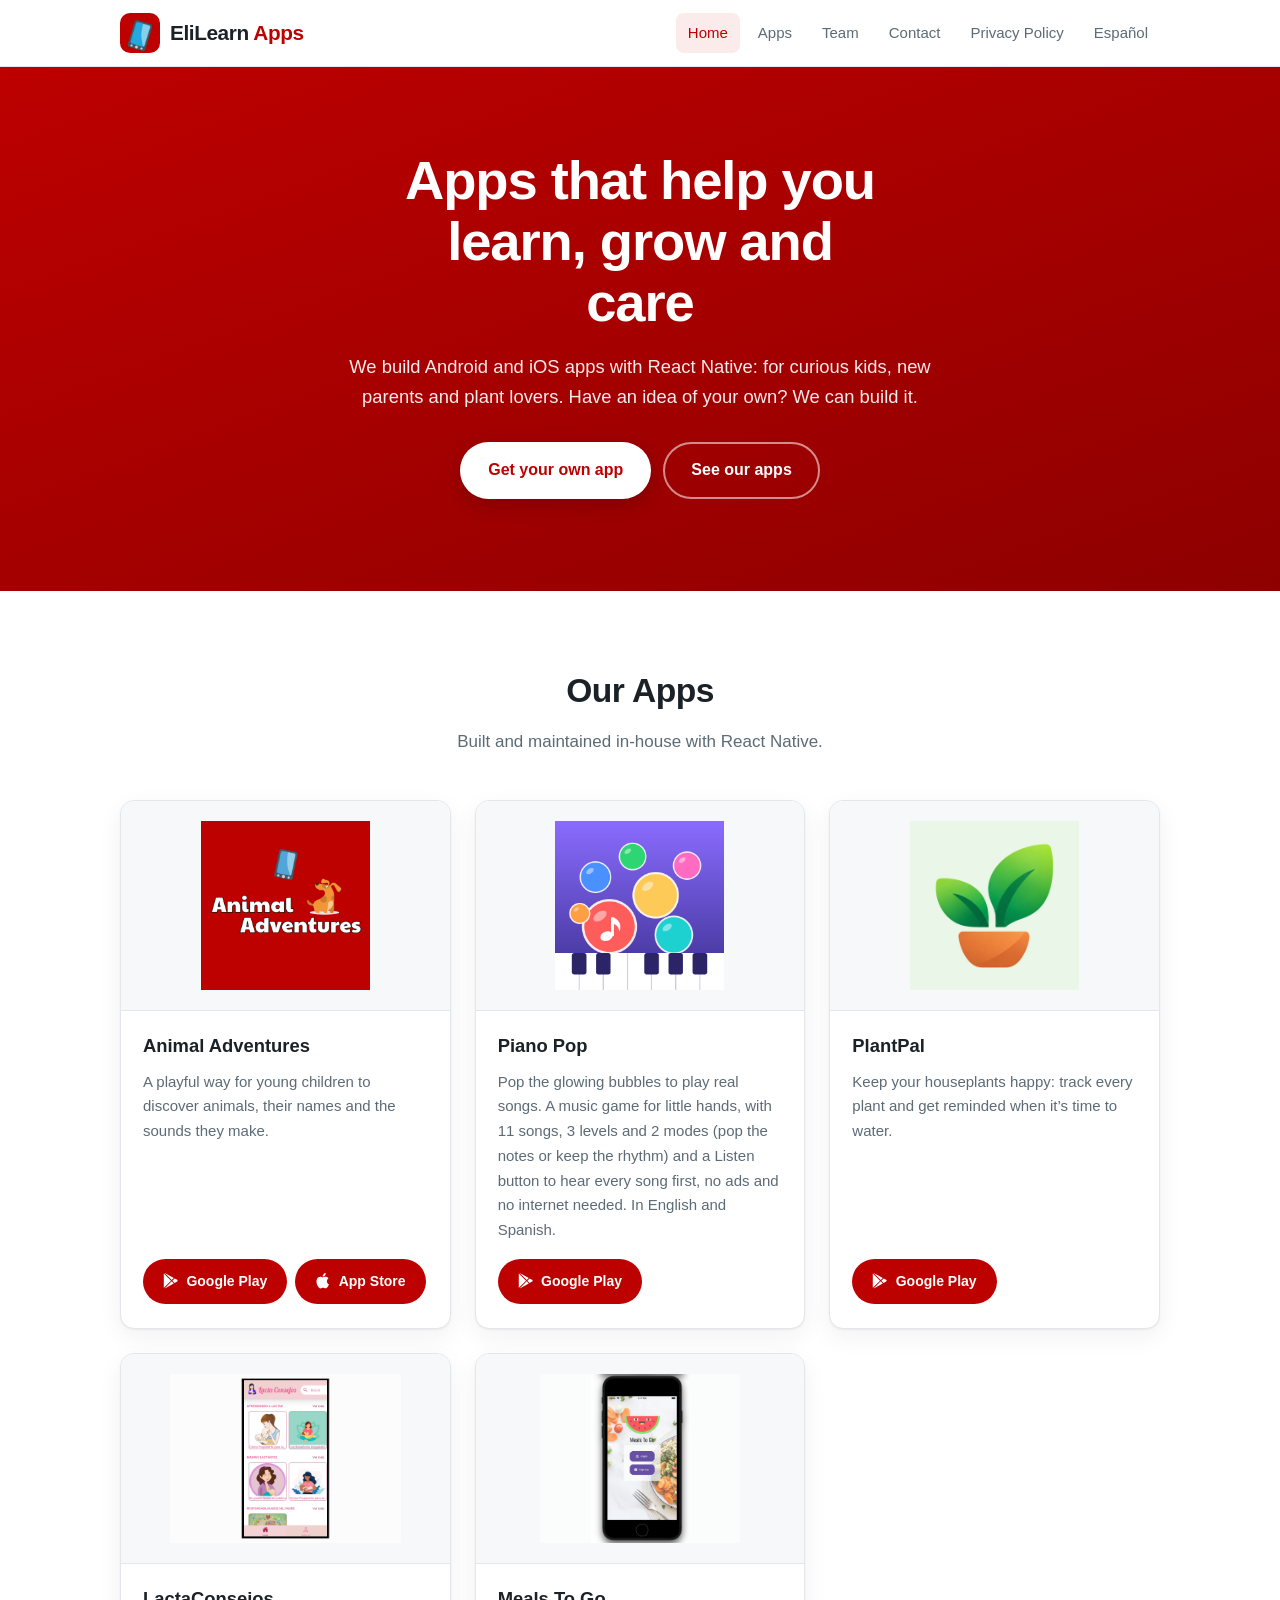
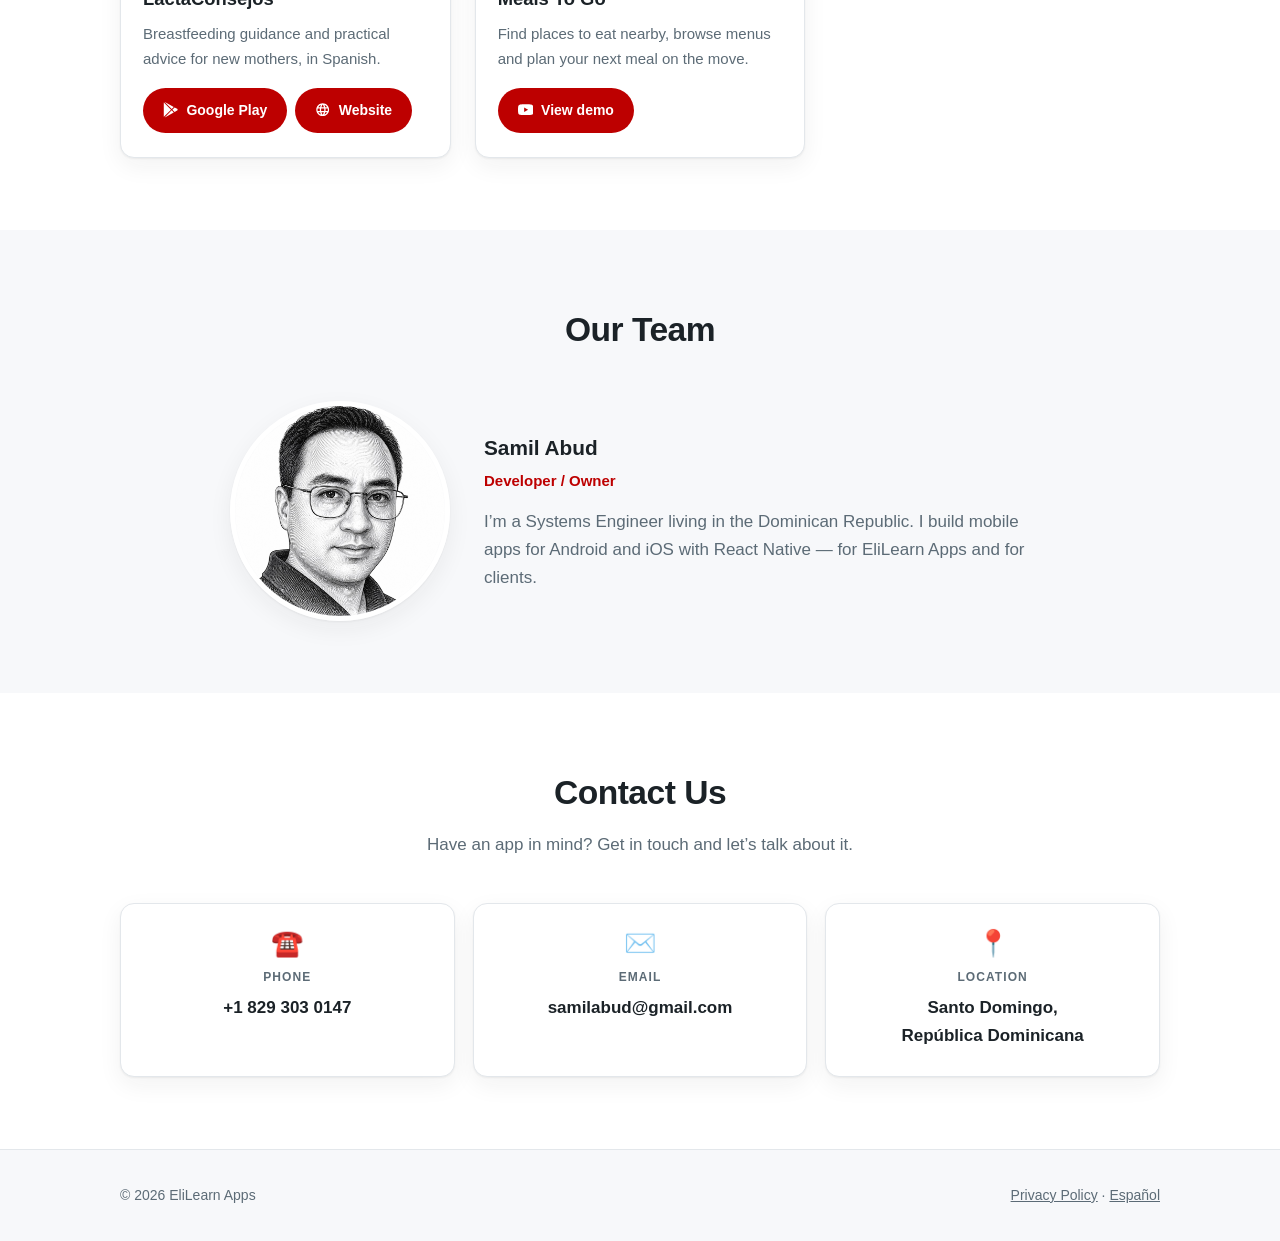
<file: index.html>
<!doctype html>
<html lang="en">
<head>
<meta charset="utf-8">
<meta name="viewport" content="width=device-width, initial-scale=1">
<title>EliLearn Apps — Apps that help you learn, grow and care</title>
<meta name="description" content="EliLearn Apps builds Android and iOS apps with React Native that help you learn, grow and care. Makers of Animal Adventures, PlantPal, LactaConsejos and Meals To Go.">
<link rel="canonical" href="https://elilearnapps.com/">
<link rel="alternate" hreflang="en" href="https://elilearnapps.com/">
<link rel="alternate" hreflang="es" href="https://elilearnapps.com/es/">
<link rel="alternate" hreflang="x-default" href="https://elilearnapps.com/">
<meta property="og:title" content="EliLearn Apps">
<meta property="og:description" content="Apps that help you learn, grow and care.">
<meta property="og:url" content="https://elilearnapps.com/">
<meta property="og:image" content="https://elilearnapps.com/assets/logoEliLearn-big-hd.png">
<meta property="og:type" content="website">
<meta name="theme-color" content="#BD0000">
<link rel="icon" href="/assets/icon.png">
<link rel="apple-touch-icon" href="/assets/icon.png">
<link rel="stylesheet" href="/assets/styles.css?v=3">
</head>
<body>

<header class="site-header">
  <div class="wrap">
    <a class="brand" href="/"><img src="/assets/logo-mark.png" alt="" width="40" height="40"><span class="brand-name">EliLearn <b>Apps</b></span></a>
    <nav class="nav">
      <a href="/" class="current">Home</a>
      <a href="#apps">Apps</a>
      <a href="#team">Team</a>
      <a href="#contact">Contact</a>
      <a href="/privacy-policy/">Privacy Policy</a>
      <a href="/es/" hreflang="es" lang="es">Español</a>
    </nav>
  </div>
</header>

<main>
  <div class="hero">
    <div class="wrap">
      <h1>Apps that help you learn, grow and care</h1>
      <p>We build Android and iOS apps with React Native: for curious kids, new parents and plant lovers. Have an idea of your own? We can build it.</p>
      <div class="cta">
        <a class="btn btn-solid" href="#contact">Get your own app</a>
        <a class="btn btn-ghost" href="#apps">See our apps</a>
      </div>
    </div>
  </div>

  <section id="apps">
    <div class="wrap">
      <div class="section-head">
        <h2>Our Apps</h2>
        <p>Built and maintained in-house with React Native.</p>
      </div>
      <div class="grid">

        <article class="card">
          <div class="card-media">
            <img src="/assets/icon.png" alt="Animal Adventures app icon" width="1024" height="1024">
          </div>
          <div class="card-body">
            <h3>Animal Adventures</h3>
            <p>A playful way for young children to discover animals, their names and the sounds they make.</p>
            <div class="btn-row">
              <a class="btn" href="https://play.google.com/store/apps/details?id=com.elilearnapps.animaladventures" rel="noopener"><svg class="ico" viewBox="0 0 24 24" aria-hidden="true"><path d="M22.018 13.298l-3.919 2.218-3.515-3.493 3.543-3.521 3.891 2.202a1.49 1.49 0 0 1 0 2.594zM1.337.924a1.486 1.486 0 0 0-.112.568v21.017c0 .217.045.419.124.6l11.155-11.087L1.337.924zm12.207 10.065l3.258-3.238L3.45.195a1.466 1.466 0 0 0-.946-.179l11.04 10.973zm0 2.067l-11 10.933c.298.036.612-.016.906-.183l13.324-7.54-3.23-3.21z"/></svg>Google Play</a>
              <a class="btn" href="https://apps.apple.com/us/app/animal-adventures-elilearn/id6826390851" rel="noopener"><svg class="ico" viewBox="0 0 24 24" aria-hidden="true"><path d="M12.152 6.896c-.948 0-2.415-1.078-3.96-1.04-2.04.027-3.91 1.183-4.961 3.014-2.117 3.675-.546 9.103 1.519 12.09 1.013 1.454 2.208 3.09 3.792 3.039 1.52-.065 2.09-.987 3.935-.987 1.831 0 2.35.987 3.96.948 1.637-.026 2.676-1.48 3.676-2.948 1.156-1.688 1.636-3.325 1.662-3.415-.039-.013-3.182-1.221-3.22-4.857-.026-3.04 2.48-4.494 2.597-4.559-1.429-2.09-3.623-2.324-4.39-2.376-2-.156-3.675 1.09-4.61 1.09zM15.53 3.83c.843-1.012 1.4-2.427 1.245-3.83-1.207.052-2.662.805-3.532 1.818-.78.896-1.454 2.338-1.273 3.714 1.338.104 2.715-.688 3.559-1.701"/></svg>App Store</a>
            </div>
          </div>
        </article>

        <article class="card">
          <div class="card-media">
            <img src="/assets/piano-pop-icon.png" alt="Piano Pop app icon" width="1024" height="1024" loading="lazy">
          </div>
          <div class="card-body">
            <h3>Piano Pop</h3>
            <p>Pop the glowing bubbles to play real songs. A music game for little hands, with 11 songs, 3 levels and 2 modes (pop the notes or keep the rhythm) and a Listen button to hear every song first, no ads and no internet needed. In English and Spanish.</p>
            <div class="btn-row">
              <a class="btn" href="https://play.google.com/store/apps/details?id=com.elilearnapps.pianopop" rel="noopener"><svg class="ico" viewBox="0 0 24 24" aria-hidden="true"><path d="M22.018 13.298l-3.919 2.218-3.515-3.493 3.543-3.521 3.891 2.202a1.49 1.49 0 0 1 0 2.594zM1.337.924a1.486 1.486 0 0 0-.112.568v21.017c0 .217.045.419.124.6l11.155-11.087L1.337.924zm12.207 10.065l3.258-3.238L3.45.195a1.466 1.466 0 0 0-.946-.179l11.04 10.973zm0 2.067l-11 10.933c.298.036.612-.016.906-.183l13.324-7.54-3.23-3.21z"/></svg>Google Play</a>
            </div>
          </div>
        </article>

        <article class="card">
          <div class="card-media">
            <img src="/assets/projectPlantPal.png" alt="PlantPal app icon" width="400" height="400" loading="lazy">
          </div>
          <div class="card-body">
            <h3>PlantPal</h3>
            <p>Keep your houseplants happy: track every plant and get reminded when it&rsquo;s time to water.</p>
            <div class="btn-row">
              <a class="btn" href="https://play.google.com/store/apps/details?id=com.samilabud.plantpal" rel="noopener"><svg class="ico" viewBox="0 0 24 24" aria-hidden="true"><path d="M22.018 13.298l-3.919 2.218-3.515-3.493 3.543-3.521 3.891 2.202a1.49 1.49 0 0 1 0 2.594zM1.337.924a1.486 1.486 0 0 0-.112.568v21.017c0 .217.045.419.124.6l11.155-11.087L1.337.924zm12.207 10.065l3.258-3.238L3.45.195a1.466 1.466 0 0 0-.946-.179l11.04 10.973zm0 2.067l-11 10.933c.298.036.612-.016.906-.183l13.324-7.54-3.23-3.21z"/></svg>Google Play</a>
            </div>
          </div>
        </article>

        <article class="card">
          <div class="card-media">
            <img src="/assets/projectLactaConsejos.png" alt="LactaConsejos" width="1200" height="880" loading="lazy">
          </div>
          <div class="card-body">
            <h3>LactaConsejos</h3>
            <p>Breastfeeding guidance and practical advice for new mothers, in Spanish.</p>
            <div class="btn-row">
              <a class="btn" href="https://play.google.com/store/apps/details?id=com.samilabud.LactaConsejos" rel="noopener"><svg class="ico" viewBox="0 0 24 24" aria-hidden="true"><path d="M22.018 13.298l-3.919 2.218-3.515-3.493 3.543-3.521 3.891 2.202a1.49 1.49 0 0 1 0 2.594zM1.337.924a1.486 1.486 0 0 0-.112.568v21.017c0 .217.045.419.124.6l11.155-11.087L1.337.924zm12.207 10.065l3.258-3.238L3.45.195a1.466 1.466 0 0 0-.946-.179l11.04 10.973zm0 2.067l-11 10.933c.298.036.612-.016.906-.183l13.324-7.54-3.23-3.21z"/></svg>Google Play</a>
              <a class="btn" href="https://lactaconsejos.com" rel="noopener"><svg class="ico" viewBox="0 0 24 24" aria-hidden="true"><path d="M11.99 2C6.47 2 2 6.48 2 12s4.47 10 9.99 10C17.52 22 22 17.52 22 12S17.52 2 11.99 2zm6.93 6h-2.95a15.65 15.65 0 0 0-1.38-3.56A8.03 8.03 0 0 1 18.92 8zM12 4.04c.83 1.2 1.48 2.53 1.91 3.96h-3.82c.43-1.43 1.08-2.76 1.91-3.96zM4.26 14C4.1 13.36 4 12.69 4 12s.1-1.36.26-2h3.38c-.08.66-.14 1.32-.14 2 0 .68.06 1.34.14 2H4.26zm.82 2h2.95c.32 1.25.78 2.45 1.38 3.56A7.99 7.99 0 0 1 5.08 16zm2.95-8H5.08a7.99 7.99 0 0 1 4.33-3.56A15.65 15.65 0 0 0 8.03 8zM12 19.96c-.83-1.2-1.48-2.53-1.91-3.96h3.82c-.43 1.43-1.08 2.76-1.91 3.96zM14.34 14H9.66c-.09-.66-.16-1.32-.16-2 0-.68.07-1.35.16-2h4.68c.09.65.16 1.32.16 2 0 .68-.07 1.34-.16 2zm.25 5.56c.6-1.11 1.06-2.31 1.38-3.56h2.95a8.03 8.03 0 0 1-4.33 3.56zM16.36 14c.08-.66.14-1.32.14-2 0-.68-.06-1.34-.14-2h3.38c.16.64.26 1.31.26 2s-.1 1.36-.26 2h-3.38z"/></svg>Website</a>
            </div>
          </div>
        </article>

        <article class="card">
          <div class="card-media">
            <img src="/assets/projectMealsToGo.png" alt="Meals To Go" width="1080" height="911" loading="lazy">
          </div>
          <div class="card-body">
            <h3>Meals To Go</h3>
            <p>Find places to eat nearby, browse menus and plan your next meal on the move.</p>
            <div class="btn-row">
              <a class="btn" href="https://youtube.com/shorts/9FJJ3gwoB94" rel="noopener"><svg class="ico" viewBox="0 0 24 24" aria-hidden="true"><path d="M23.5 6.2a3 3 0 0 0-2.1-2.1C19.5 3.6 12 3.6 12 3.6s-7.5 0-9.4.5A3 3 0 0 0 .5 6.2C0 8.1 0 12 0 12s0 3.9.5 5.8a3 3 0 0 0 2.1 2.1c1.9.5 9.4.5 9.4.5s7.5 0 9.4-.5a3 3 0 0 0 2.1-2.1c.5-1.9.5-5.8.5-5.8s0-3.9-.5-5.8zM9.6 15.6V8.4l6.2 3.6-6.2 3.6z"/></svg>View demo</a>
            </div>
          </div>
        </article>

      </div>
    </div>
  </section>

  <section id="team" class="alt">
    <div class="wrap">
      <div class="section-head"><h2>Our Team</h2></div>
      <div class="team">
        <img src="/assets/team-samil-abud.jpg" alt="Samil Abud" width="800" height="800" loading="lazy">
        <div>
          <h3>Samil Abud</h3>
          <p class="role">Developer / Owner</p>
          <p>I&rsquo;m a Systems Engineer living in the Dominican Republic. I build mobile apps for Android and iOS with React Native &mdash; for EliLearn Apps and for clients.</p>
        </div>
      </div>
    </div>
  </section>

  <section id="contact">
    <div class="wrap">
      <div class="section-head">
        <h2>Contact Us</h2>
        <p>Have an app in mind? Get in touch and let&rsquo;s talk about it.</p>
      </div>
      <div class="contact-grid">
        <div class="contact-item">
          <div class="ic">&#9742;&#65039;</div>
          <div class="lbl">Phone</div>
          <a href="tel:+18293030147">+1 829 303 0147</a>
        </div>
        <div class="contact-item">
          <div class="ic">&#9993;&#65039;</div>
          <div class="lbl">Email</div>
          <a href="mailto:samilabud@gmail.com">samilabud@gmail.com</a>
        </div>
        <div class="contact-item">
          <div class="ic">&#128205;</div>
          <div class="lbl">Location</div>
          <span class="static">Santo Domingo,<br>Rep&uacute;blica Dominicana</span>
        </div>
      </div>
    </div>
  </section>
</main>

<footer class="site-footer">
  <div class="wrap">
    <span>&copy; <span id="yr">2026</span> EliLearn Apps</span>
    <span><a href="/privacy-policy/">Privacy Policy</a> · <a href="/es/" hreflang="es" lang="es">Español</a></span>
  </div>
</footer>

<script>document.getElementById('yr').textContent = new Date().getFullYear();</script>
</body>
</html>
</file>
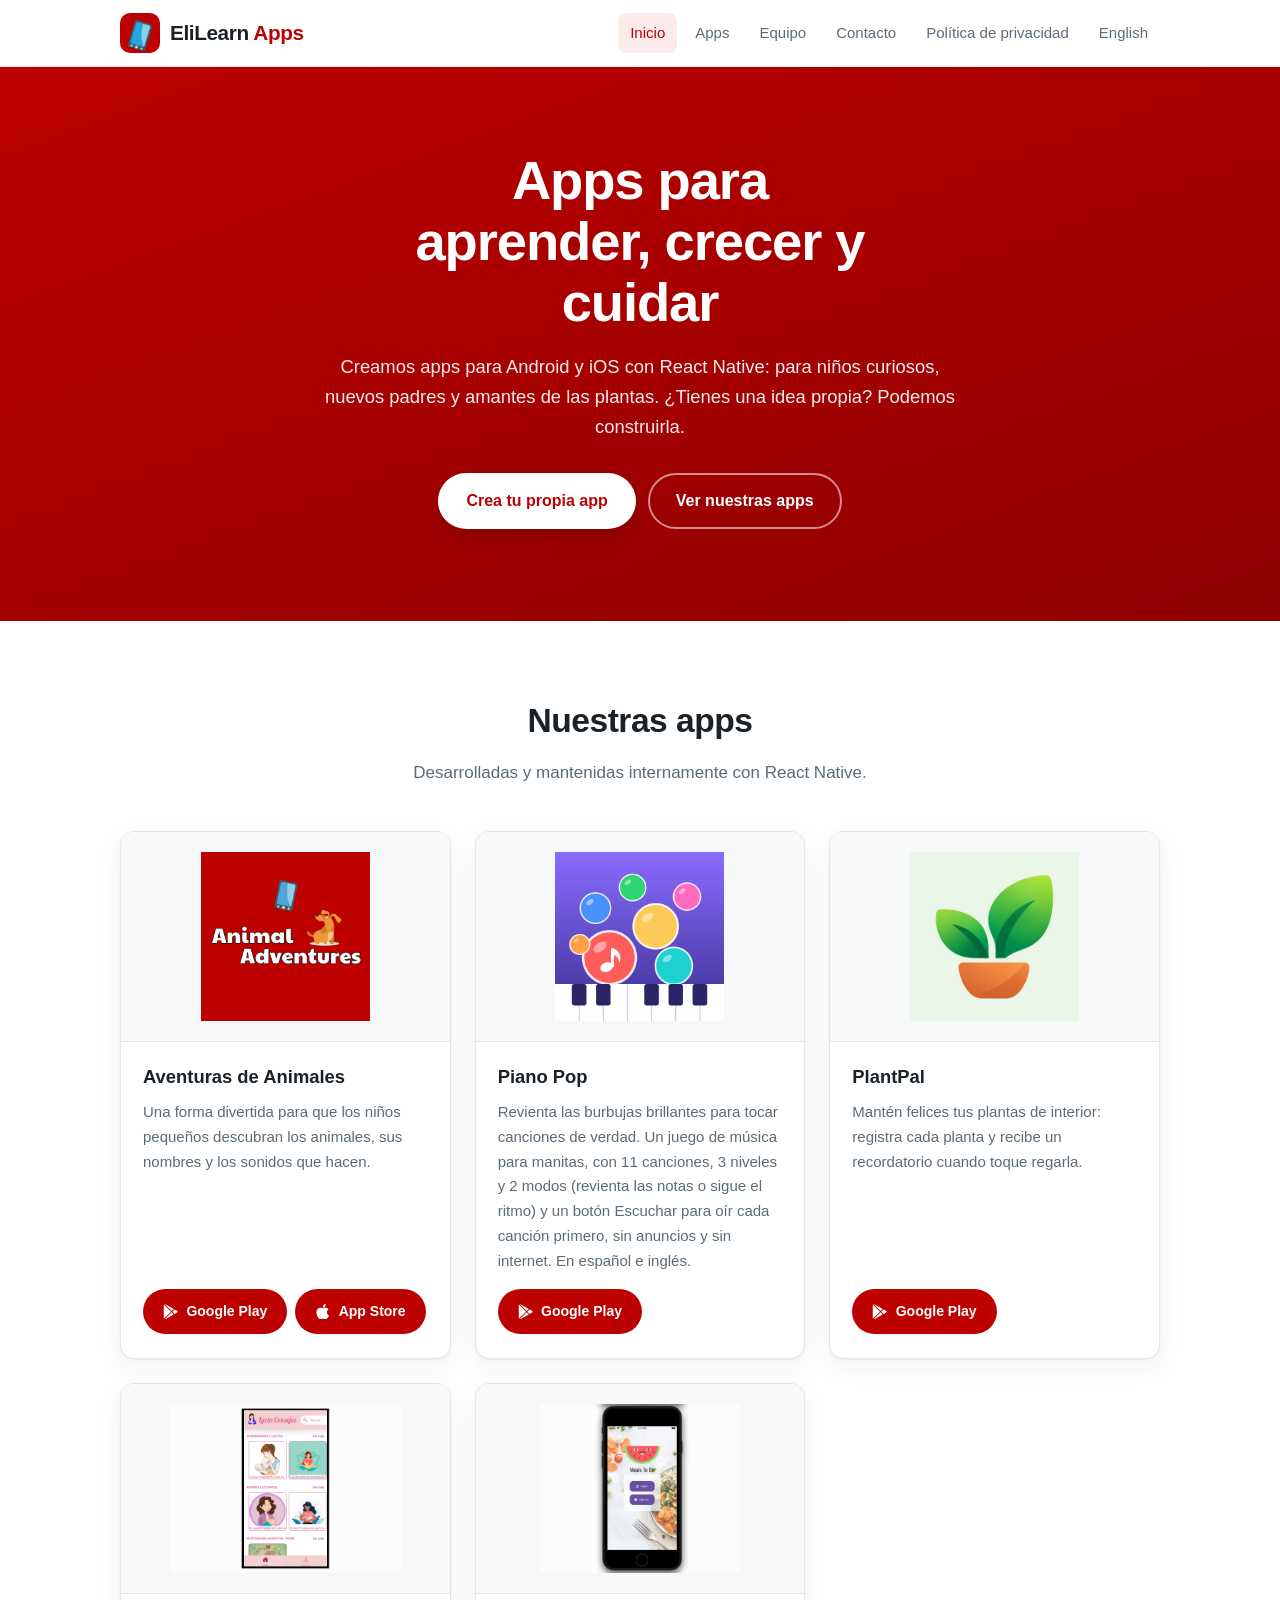
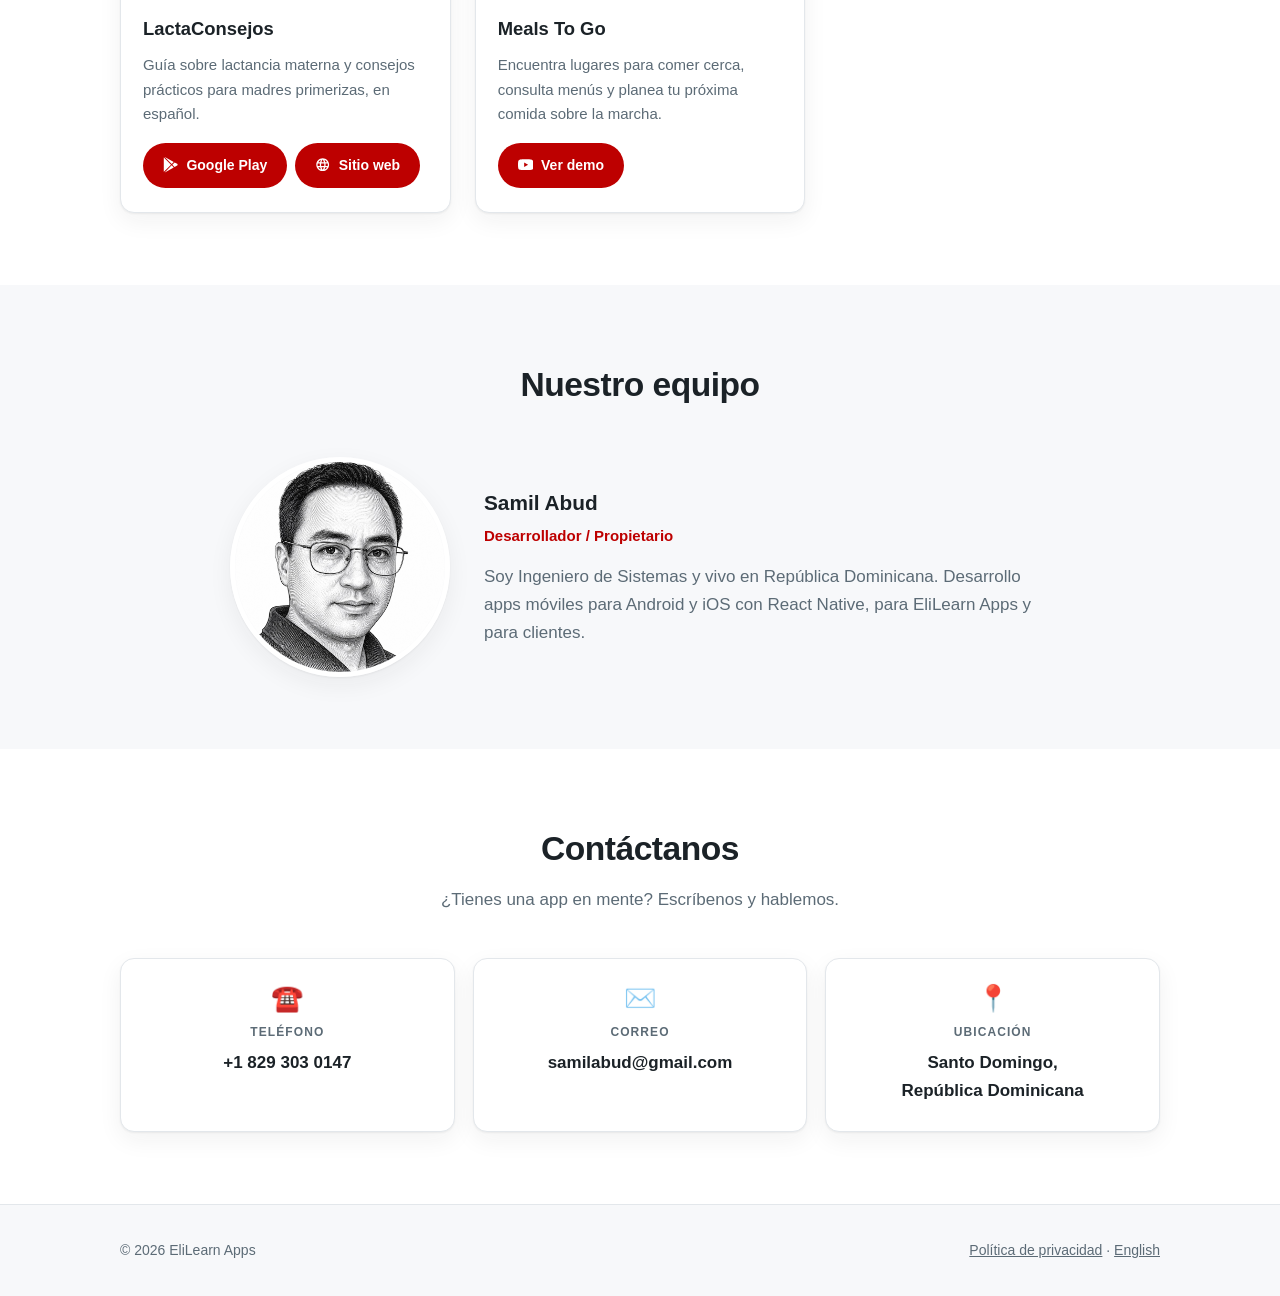
<file: es/index.html>
<!doctype html>
<html lang="es">
<head>
<meta charset="utf-8">
<meta name="viewport" content="width=device-width, initial-scale=1">
<title>EliLearn Apps — Apps para aprender, crecer y cuidar</title>
<meta name="description" content="EliLearn Apps crea apps para Android y iOS con React Native que te ayudan a aprender, crecer y cuidar. Creadores de Aventuras de Animales, PlantPal, LactaConsejos y Meals To Go.">
<link rel="canonical" href="https://elilearnapps.com/es/">
<link rel="alternate" hreflang="en" href="https://elilearnapps.com/">
<link rel="alternate" hreflang="es" href="https://elilearnapps.com/es/">
<link rel="alternate" hreflang="x-default" href="https://elilearnapps.com/">
<meta property="og:title" content="EliLearn Apps">
<meta property="og:description" content="Apps para aprender, crecer y cuidar.">
<meta property="og:url" content="https://elilearnapps.com/es/">
<meta property="og:image" content="https://elilearnapps.com/assets/logoEliLearn-big-hd.png">
<meta property="og:type" content="website">
<meta name="theme-color" content="#BD0000">
<link rel="icon" href="/assets/icon.png">
<link rel="apple-touch-icon" href="/assets/icon.png">
<link rel="stylesheet" href="/assets/styles.css?v=3">
</head>
<body>

<header class="site-header">
  <div class="wrap">
    <a class="brand" href="/es/"><img src="/assets/logo-mark.png" alt="" width="40" height="40"><span class="brand-name">EliLearn <b>Apps</b></span></a>
    <nav class="nav">
      <a href="/es/" class="current">Inicio</a>
      <a href="#apps">Apps</a>
      <a href="#team">Equipo</a>
      <a href="#contact">Contacto</a>
      <a href="/es/privacy-policy/">Política de privacidad</a>
      <a href="/" hreflang="en" lang="en">English</a>
    </nav>
  </div>
</header>

<main>
  <div class="hero">
    <div class="wrap">
      <h1>Apps para aprender, crecer y cuidar</h1>
      <p>Creamos apps para Android y iOS con React Native: para niños curiosos, nuevos padres y amantes de las plantas. ¿Tienes una idea propia? Podemos construirla.</p>
      <div class="cta">
        <a class="btn btn-solid" href="#contact">Crea tu propia app</a>
        <a class="btn btn-ghost" href="#apps">Ver nuestras apps</a>
      </div>
    </div>
  </div>

  <section id="apps">
    <div class="wrap">
      <div class="section-head">
        <h2>Nuestras apps</h2>
        <p>Desarrolladas y mantenidas internamente con React Native.</p>
      </div>
      <div class="grid">

        <article class="card">
          <div class="card-media">
            <img src="/assets/icon.png" alt="Ícono de Aventuras de Animales" width="1024" height="1024">
          </div>
          <div class="card-body">
            <h3>Aventuras de Animales</h3>
            <p>Una forma divertida para que los niños pequeños descubran los animales, sus nombres y los sonidos que hacen.</p>
            <div class="btn-row">
              <a class="btn" href="https://play.google.com/store/apps/details?id=com.elilearnapps.animaladventures" rel="noopener"><svg class="ico" viewBox="0 0 24 24" aria-hidden="true"><path d="M22.018 13.298l-3.919 2.218-3.515-3.493 3.543-3.521 3.891 2.202a1.49 1.49 0 0 1 0 2.594zM1.337.924a1.486 1.486 0 0 0-.112.568v21.017c0 .217.045.419.124.6l11.155-11.087L1.337.924zm12.207 10.065l3.258-3.238L3.45.195a1.466 1.466 0 0 0-.946-.179l11.04 10.973zm0 2.067l-11 10.933c.298.036.612-.016.906-.183l13.324-7.54-3.23-3.21z"/></svg>Google Play</a>
              <a class="btn" href="https://apps.apple.com/us/app/animal-adventures-elilearn/id6826390851" rel="noopener"><svg class="ico" viewBox="0 0 24 24" aria-hidden="true"><path d="M12.152 6.896c-.948 0-2.415-1.078-3.96-1.04-2.04.027-3.91 1.183-4.961 3.014-2.117 3.675-.546 9.103 1.519 12.09 1.013 1.454 2.208 3.09 3.792 3.039 1.52-.065 2.09-.987 3.935-.987 1.831 0 2.35.987 3.96.948 1.637-.026 2.676-1.48 3.676-2.948 1.156-1.688 1.636-3.325 1.662-3.415-.039-.013-3.182-1.221-3.22-4.857-.026-3.04 2.48-4.494 2.597-4.559-1.429-2.09-3.623-2.324-4.39-2.376-2-.156-3.675 1.09-4.61 1.09zM15.53 3.83c.843-1.012 1.4-2.427 1.245-3.83-1.207.052-2.662.805-3.532 1.818-.78.896-1.454 2.338-1.273 3.714 1.338.104 2.715-.688 3.559-1.701"/></svg>App Store</a>
            </div>
          </div>
        </article>

        <article class="card">
          <div class="card-media">
            <img src="/assets/piano-pop-icon.png" alt="Ícono de Piano Pop" width="1024" height="1024" loading="lazy">
          </div>
          <div class="card-body">
            <h3>Piano Pop</h3>
            <p>Revienta las burbujas brillantes para tocar canciones de verdad. Un juego de música para manitas, con 11 canciones, 3 niveles y 2 modos (revienta las notas o sigue el ritmo) y un botón Escuchar para oír cada canción primero, sin anuncios y sin internet. En español e inglés.</p>
            <div class="btn-row">
              <a class="btn" href="https://play.google.com/store/apps/details?id=com.elilearnapps.pianopop" rel="noopener"><svg class="ico" viewBox="0 0 24 24" aria-hidden="true"><path d="M22.018 13.298l-3.919 2.218-3.515-3.493 3.543-3.521 3.891 2.202a1.49 1.49 0 0 1 0 2.594zM1.337.924a1.486 1.486 0 0 0-.112.568v21.017c0 .217.045.419.124.6l11.155-11.087L1.337.924zm12.207 10.065l3.258-3.238L3.45.195a1.466 1.466 0 0 0-.946-.179l11.04 10.973zm0 2.067l-11 10.933c.298.036.612-.016.906-.183l13.324-7.54-3.23-3.21z"/></svg>Google Play</a>
            </div>
          </div>
        </article>

        <article class="card">
          <div class="card-media">
            <img src="/assets/projectPlantPal.png" alt="Ícono de PlantPal" width="400" height="400" loading="lazy">
          </div>
          <div class="card-body">
            <h3>PlantPal</h3>
            <p>Mantén felices tus plantas de interior: registra cada planta y recibe un recordatorio cuando toque regarla.</p>
            <div class="btn-row">
              <a class="btn" href="https://play.google.com/store/apps/details?id=com.samilabud.plantpal" rel="noopener"><svg class="ico" viewBox="0 0 24 24" aria-hidden="true"><path d="M22.018 13.298l-3.919 2.218-3.515-3.493 3.543-3.521 3.891 2.202a1.49 1.49 0 0 1 0 2.594zM1.337.924a1.486 1.486 0 0 0-.112.568v21.017c0 .217.045.419.124.6l11.155-11.087L1.337.924zm12.207 10.065l3.258-3.238L3.45.195a1.466 1.466 0 0 0-.946-.179l11.04 10.973zm0 2.067l-11 10.933c.298.036.612-.016.906-.183l13.324-7.54-3.23-3.21z"/></svg>Google Play</a>
            </div>
          </div>
        </article>

        <article class="card">
          <div class="card-media">
            <img src="/assets/projectLactaConsejos.png" alt="LactaConsejos" width="1200" height="880" loading="lazy">
          </div>
          <div class="card-body">
            <h3>LactaConsejos</h3>
            <p>Guía sobre lactancia materna y consejos prácticos para madres primerizas, en español.</p>
            <div class="btn-row">
              <a class="btn" href="https://play.google.com/store/apps/details?id=com.samilabud.LactaConsejos" rel="noopener"><svg class="ico" viewBox="0 0 24 24" aria-hidden="true"><path d="M22.018 13.298l-3.919 2.218-3.515-3.493 3.543-3.521 3.891 2.202a1.49 1.49 0 0 1 0 2.594zM1.337.924a1.486 1.486 0 0 0-.112.568v21.017c0 .217.045.419.124.6l11.155-11.087L1.337.924zm12.207 10.065l3.258-3.238L3.45.195a1.466 1.466 0 0 0-.946-.179l11.04 10.973zm0 2.067l-11 10.933c.298.036.612-.016.906-.183l13.324-7.54-3.23-3.21z"/></svg>Google Play</a>
              <a class="btn" href="https://lactaconsejos.com" rel="noopener"><svg class="ico" viewBox="0 0 24 24" aria-hidden="true"><path d="M11.99 2C6.47 2 2 6.48 2 12s4.47 10 9.99 10C17.52 22 22 17.52 22 12S17.52 2 11.99 2zm6.93 6h-2.95a15.65 15.65 0 0 0-1.38-3.56A8.03 8.03 0 0 1 18.92 8zM12 4.04c.83 1.2 1.48 2.53 1.91 3.96h-3.82c.43-1.43 1.08-2.76 1.91-3.96zM4.26 14C4.1 13.36 4 12.69 4 12s.1-1.36.26-2h3.38c-.08.66-.14 1.32-.14 2 0 .68.06 1.34.14 2H4.26zm.82 2h2.95c.32 1.25.78 2.45 1.38 3.56A7.99 7.99 0 0 1 5.08 16zm2.95-8H5.08a7.99 7.99 0 0 1 4.33-3.56A15.65 15.65 0 0 0 8.03 8zM12 19.96c-.83-1.2-1.48-2.53-1.91-3.96h3.82c-.43 1.43-1.08 2.76-1.91 3.96zM14.34 14H9.66c-.09-.66-.16-1.32-.16-2 0-.68.07-1.35.16-2h4.68c.09.65.16 1.32.16 2 0 .68-.07 1.34-.16 2zm.25 5.56c.6-1.11 1.06-2.31 1.38-3.56h2.95a8.03 8.03 0 0 1-4.33 3.56zM16.36 14c.08-.66.14-1.32.14-2 0-.68-.06-1.34-.14-2h3.38c.16.64.26 1.31.26 2s-.1 1.36-.26 2h-3.38z"/></svg>Sitio web</a>
            </div>
          </div>
        </article>

        <article class="card">
          <div class="card-media">
            <img src="/assets/projectMealsToGo.png" alt="Meals To Go" width="1080" height="911" loading="lazy">
          </div>
          <div class="card-body">
            <h3>Meals To Go</h3>
            <p>Encuentra lugares para comer cerca, consulta menús y planea tu próxima comida sobre la marcha.</p>
            <div class="btn-row">
              <a class="btn" href="https://youtube.com/shorts/9FJJ3gwoB94" rel="noopener"><svg class="ico" viewBox="0 0 24 24" aria-hidden="true"><path d="M23.5 6.2a3 3 0 0 0-2.1-2.1C19.5 3.6 12 3.6 12 3.6s-7.5 0-9.4.5A3 3 0 0 0 .5 6.2C0 8.1 0 12 0 12s0 3.9.5 5.8a3 3 0 0 0 2.1 2.1c1.9.5 9.4.5 9.4.5s7.5 0 9.4-.5a3 3 0 0 0 2.1-2.1c.5-1.9.5-5.8.5-5.8s0-3.9-.5-5.8zM9.6 15.6V8.4l6.2 3.6-6.2 3.6z"/></svg>Ver demo</a>
            </div>
          </div>
        </article>

      </div>
    </div>
  </section>

  <section id="team" class="alt">
    <div class="wrap">
      <div class="section-head"><h2>Nuestro equipo</h2></div>
      <div class="team">
        <img src="/assets/team-samil-abud.jpg" alt="Samil Abud" width="800" height="800" loading="lazy">
        <div>
          <h3>Samil Abud</h3>
          <p class="role">Desarrollador / Propietario</p>
          <p>Soy Ingeniero de Sistemas y vivo en República Dominicana. Desarrollo apps móviles para Android y iOS con React Native, para EliLearn Apps y para clientes.</p>
        </div>
      </div>
    </div>
  </section>

  <section id="contact">
    <div class="wrap">
      <div class="section-head">
        <h2>Contáctanos</h2>
        <p>¿Tienes una app en mente? Escríbenos y hablemos.</p>
      </div>
      <div class="contact-grid">
        <div class="contact-item">
          <div class="ic">&#9742;&#65039;</div>
          <div class="lbl">Teléfono</div>
          <a href="tel:+18293030147">+1 829 303 0147</a>
        </div>
        <div class="contact-item">
          <div class="ic">&#9993;&#65039;</div>
          <div class="lbl">Correo</div>
          <a href="mailto:samilabud@gmail.com">samilabud@gmail.com</a>
        </div>
        <div class="contact-item">
          <div class="ic">&#128205;</div>
          <div class="lbl">Ubicación</div>
          <span class="static">Santo Domingo,<br>Rep&uacute;blica Dominicana</span>
        </div>
      </div>
    </div>
  </section>
</main>

<footer class="site-footer">
  <div class="wrap">
    <span>&copy; <span id="yr">2026</span> EliLearn Apps</span>
    <span><a href="/es/privacy-policy/">Política de privacidad</a> · <a href="/" hreflang="en" lang="en">English</a></span>
  </div>
</footer>

<script>document.getElementById('yr').textContent = new Date().getFullYear();</script>
</body>
</html>
</file>
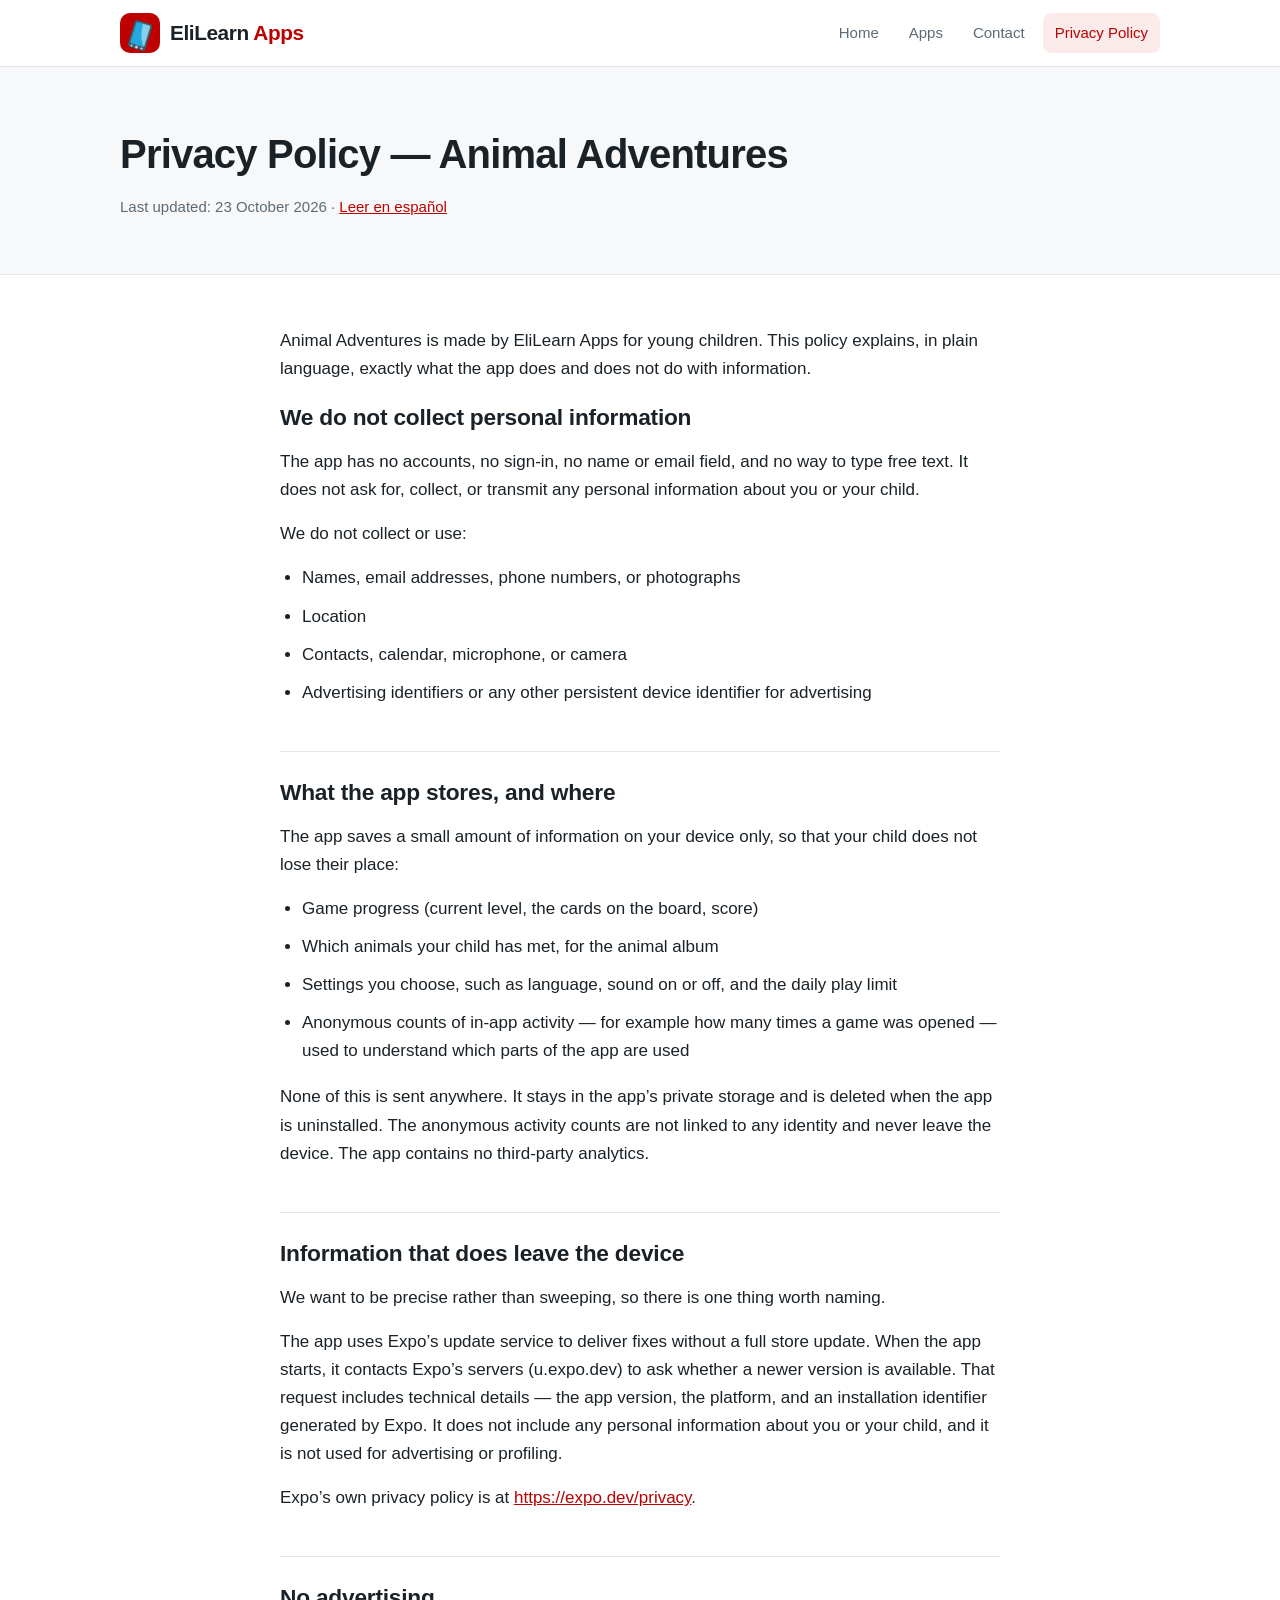
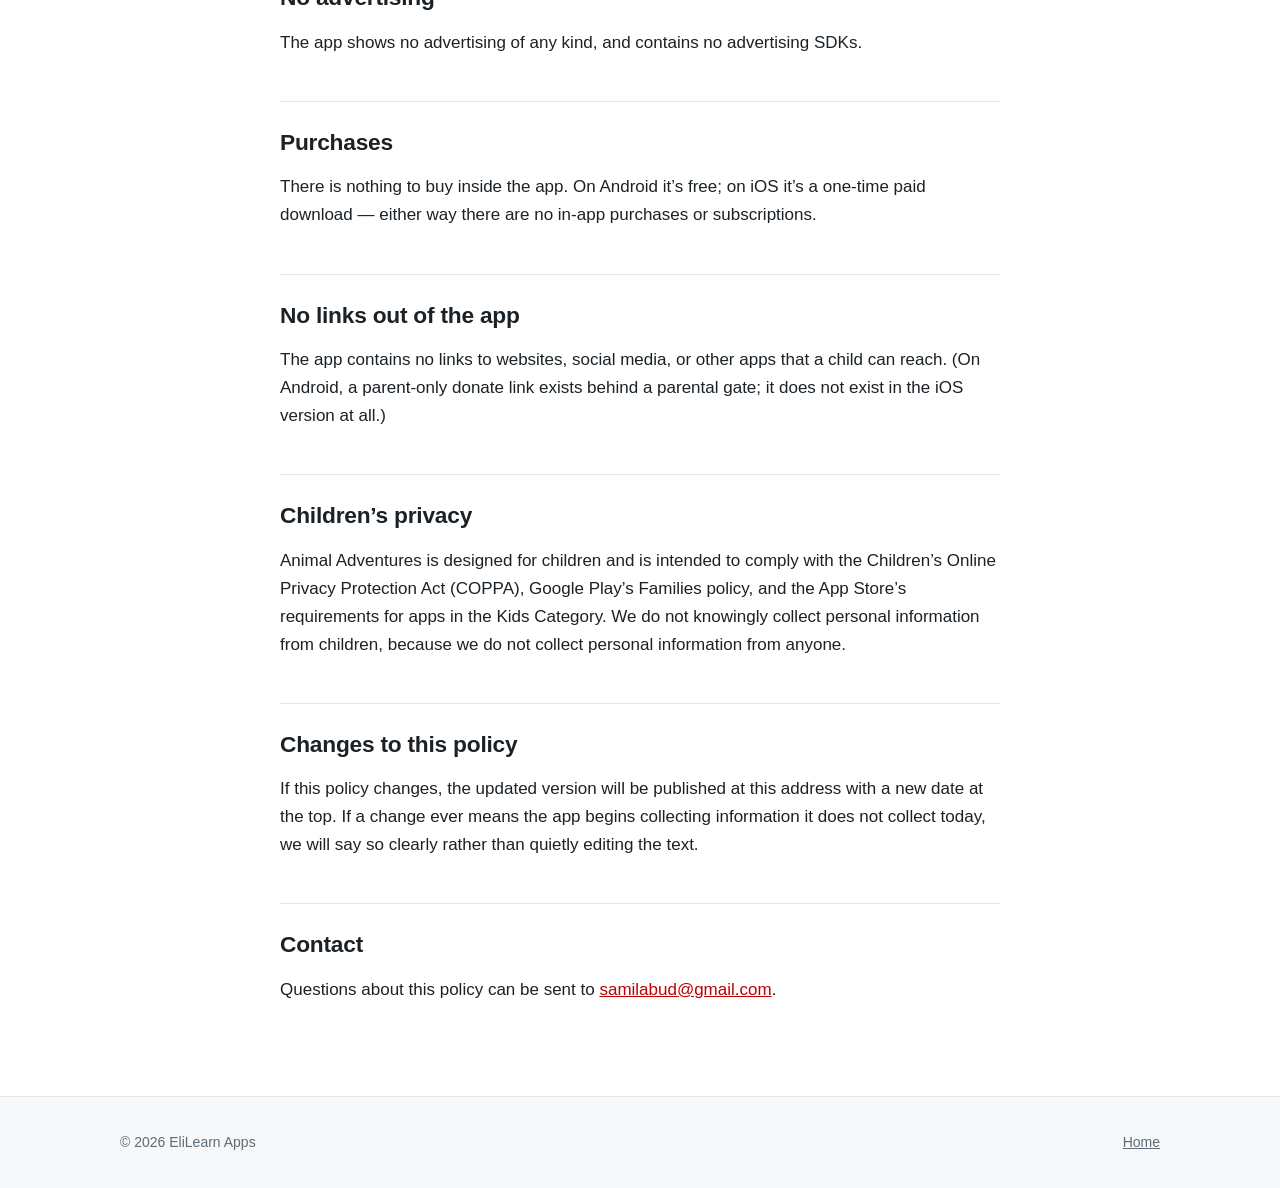
<file: privacy-policy/index.html>
<!doctype html>
<html lang="en">
<head>
<meta charset="utf-8">
<meta name="viewport" content="width=device-width, initial-scale=1">
<title>Privacy Policy — Animal Adventures — EliLearn Apps</title>
<meta name="description" content="Privacy Policy for Animal Adventures, a learning app for young children by EliLearn Apps.">
<link rel="canonical" href="https://elilearnapps.com/privacy-policy/">
<link rel="alternate" hreflang="en" href="https://elilearnapps.com/privacy-policy/">
<link rel="alternate" hreflang="es" href="https://elilearnapps.com/es/privacy-policy/">
<meta name="theme-color" content="#BD0000">
<link rel="icon" href="/assets/icon.png">
<link rel="stylesheet" href="/assets/styles.css?v=3">
</head>
<body>

<header class="site-header">
  <div class="wrap">
    <a class="brand" href="/"><img src="/assets/logo-mark.png" alt="" width="40" height="40"><span class="brand-name">EliLearn <b>Apps</b></span></a>
    <nav class="nav">
      <a href="/">Home</a>
      <a href="/#apps">Apps</a>
      <a href="/#contact">Contact</a>
      <a href="/privacy-policy/" class="current">Privacy Policy</a>
    </nav>
  </div>
</header>

<main>
  <div class="page-head">
    <div class="wrap">
      <h1>Privacy Policy — Animal Adventures</h1>
      <p class="updated">Last updated: 23 October 2026 · <a href="/es/privacy-policy/" hreflang="es" lang="es">Leer en español</a></p>
    </div>
  </div>
  <article class="legal">
<p>Animal Adventures is made by EliLearn Apps for young children. This policy explains, in plain language, exactly what the app does and does not do with information.</p>
<h2>We do not collect personal information</h2>
<p>The app has no accounts, no sign-in, no name or email field, and no way to type free text. It does not ask for, collect, or transmit any personal information about you or your child.</p>
<p>We do not collect or use:</p>
<ul><li>Names, email addresses, phone numbers, or photographs</li><li>Location</li><li>Contacts, calendar, microphone, or camera</li><li>Advertising identifiers or any other persistent device identifier for advertising</li></ul>
<h2>What the app stores, and where</h2>
<p>The app saves a small amount of information on your device only, so that your child does not lose their place:</p>
<ul><li>Game progress (current level, the cards on the board, score)</li><li>Which animals your child has met, for the animal album</li><li>Settings you choose, such as language, sound on or off, and the daily play limit</li><li>Anonymous counts of in-app activity — for example how many times a game was opened — used to understand which parts of the app are used</li></ul>
<p>None of this is sent anywhere. It stays in the app’s private storage and is deleted when the app is uninstalled. The anonymous activity counts are not linked to any identity and never leave the device. The app contains no third-party analytics.</p>
<h2>Information that does leave the device</h2>
<p>We want to be precise rather than sweeping, so there is one thing worth naming.</p>
<p>The app uses Expo’s update service to deliver fixes without a full store update. When the app starts, it contacts Expo’s servers (u.expo.dev) to ask whether a newer version is available. That request includes technical details — the app version, the platform, and an installation identifier generated by Expo. It does not include any personal information about you or your child, and it is not used for advertising or profiling.</p>
<p>Expo’s own privacy policy is at <a href="https://expo.dev/privacy">https://expo.dev/privacy</a>.</p>
<h2>No advertising</h2>
<p>The app shows no advertising of any kind, and contains no advertising SDKs.</p>
<h2>Purchases</h2>
<p>There is nothing to buy inside the app. On Android it’s free; on iOS it’s a one-time paid download — either way there are no in-app purchases or subscriptions.</p>
<h2>No links out of the app</h2>
<p>The app contains no links to websites, social media, or other apps that a child can reach. (On Android, a parent-only donate link exists behind a parental gate; it does not exist in the iOS version at all.)</p>
<h2>Children’s privacy</h2>
<p>Animal Adventures is designed for children and is intended to comply with the Children’s Online Privacy Protection Act (COPPA), Google Play’s Families policy, and the App Store’s requirements for apps in the Kids Category. We do not knowingly collect personal information from children, because we do not collect personal information from anyone.</p>
<h2>Changes to this policy</h2>
<p>If this policy changes, the updated version will be published at this address with a new date at the top. If a change ever means the app begins collecting information it does not collect today, we will say so clearly rather than quietly editing the text.</p>
<h2>Contact</h2>
<p>Questions about this policy can be sent to <a href="mailto:samilabud@gmail.com">samilabud@gmail.com</a>.</p>
  </article>
</main>

<footer class="site-footer">
  <div class="wrap">
    <span>&copy; <span id="yr">2026</span> EliLearn Apps</span>
    <span><a href="/">Home</a></span>
  </div>
</footer>

<script>document.getElementById('yr').textContent = new Date().getFullYear();</script>
</body>
</html>
</file>
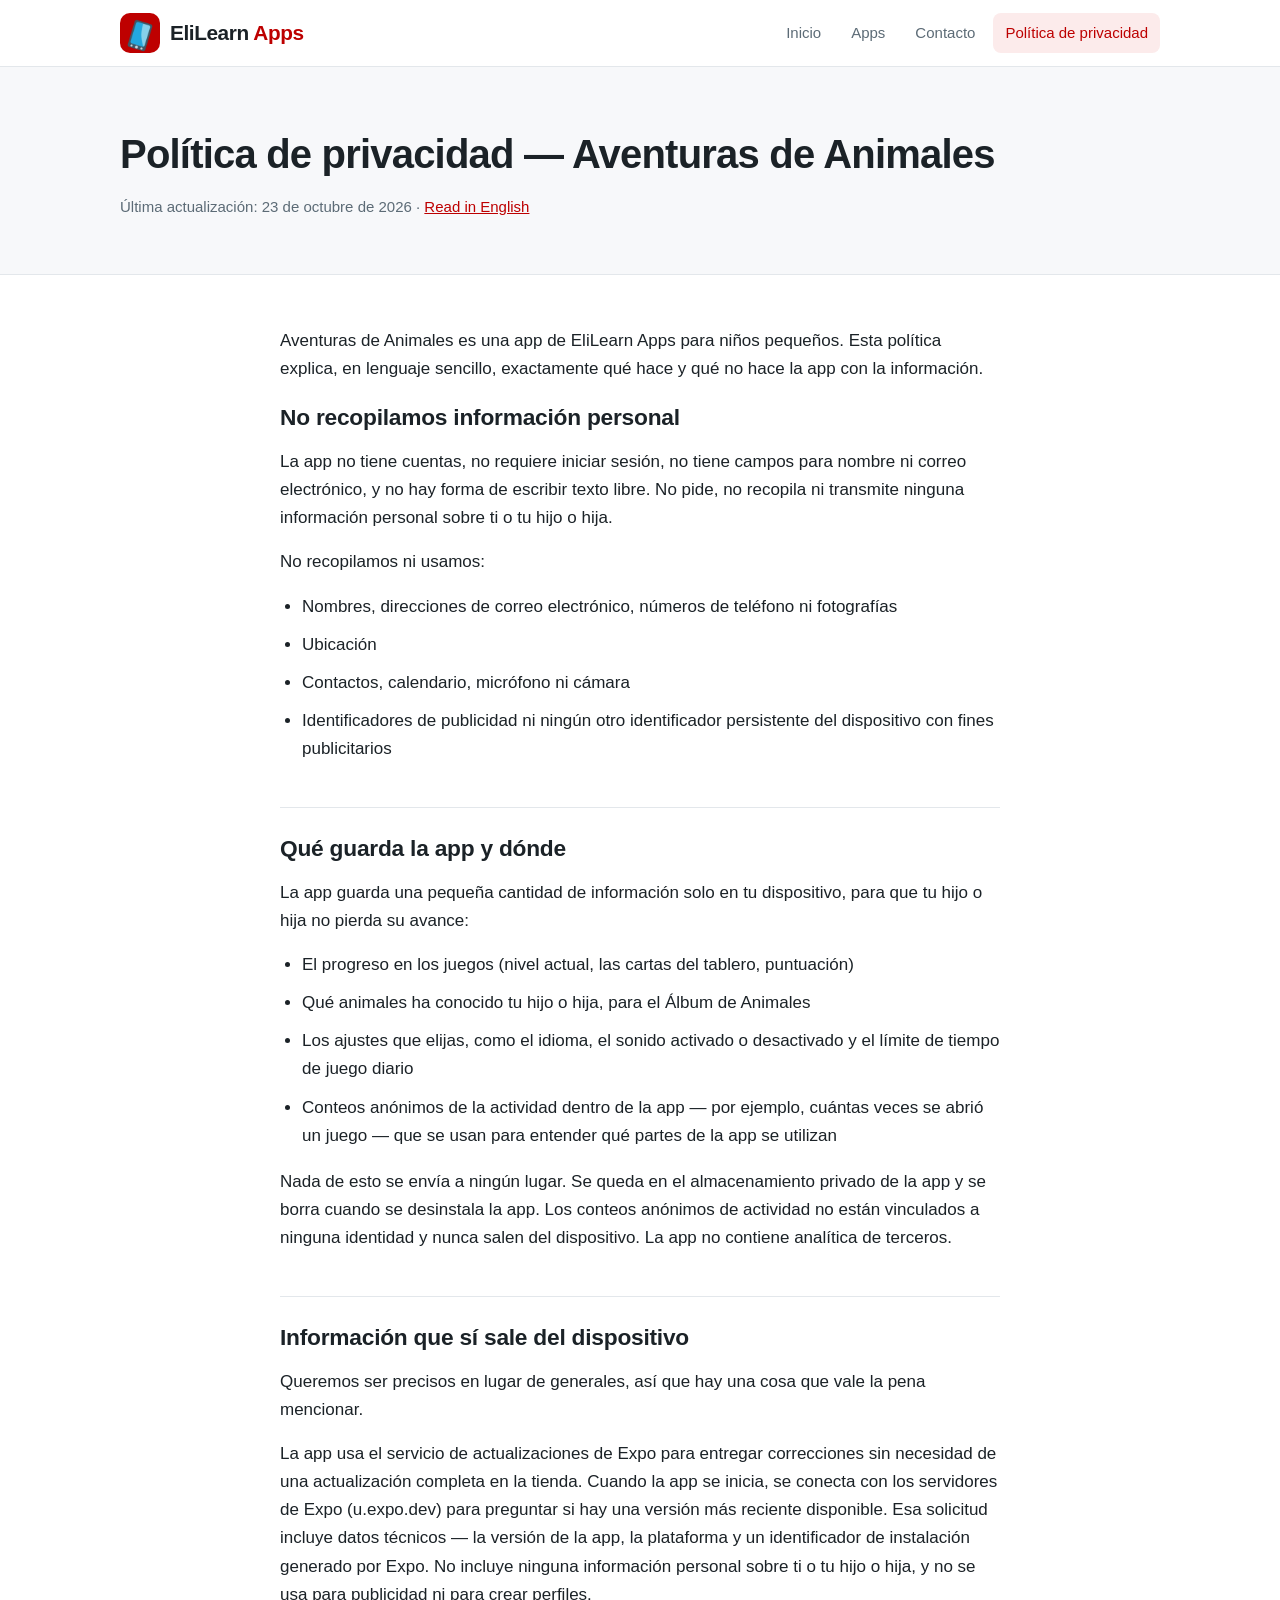
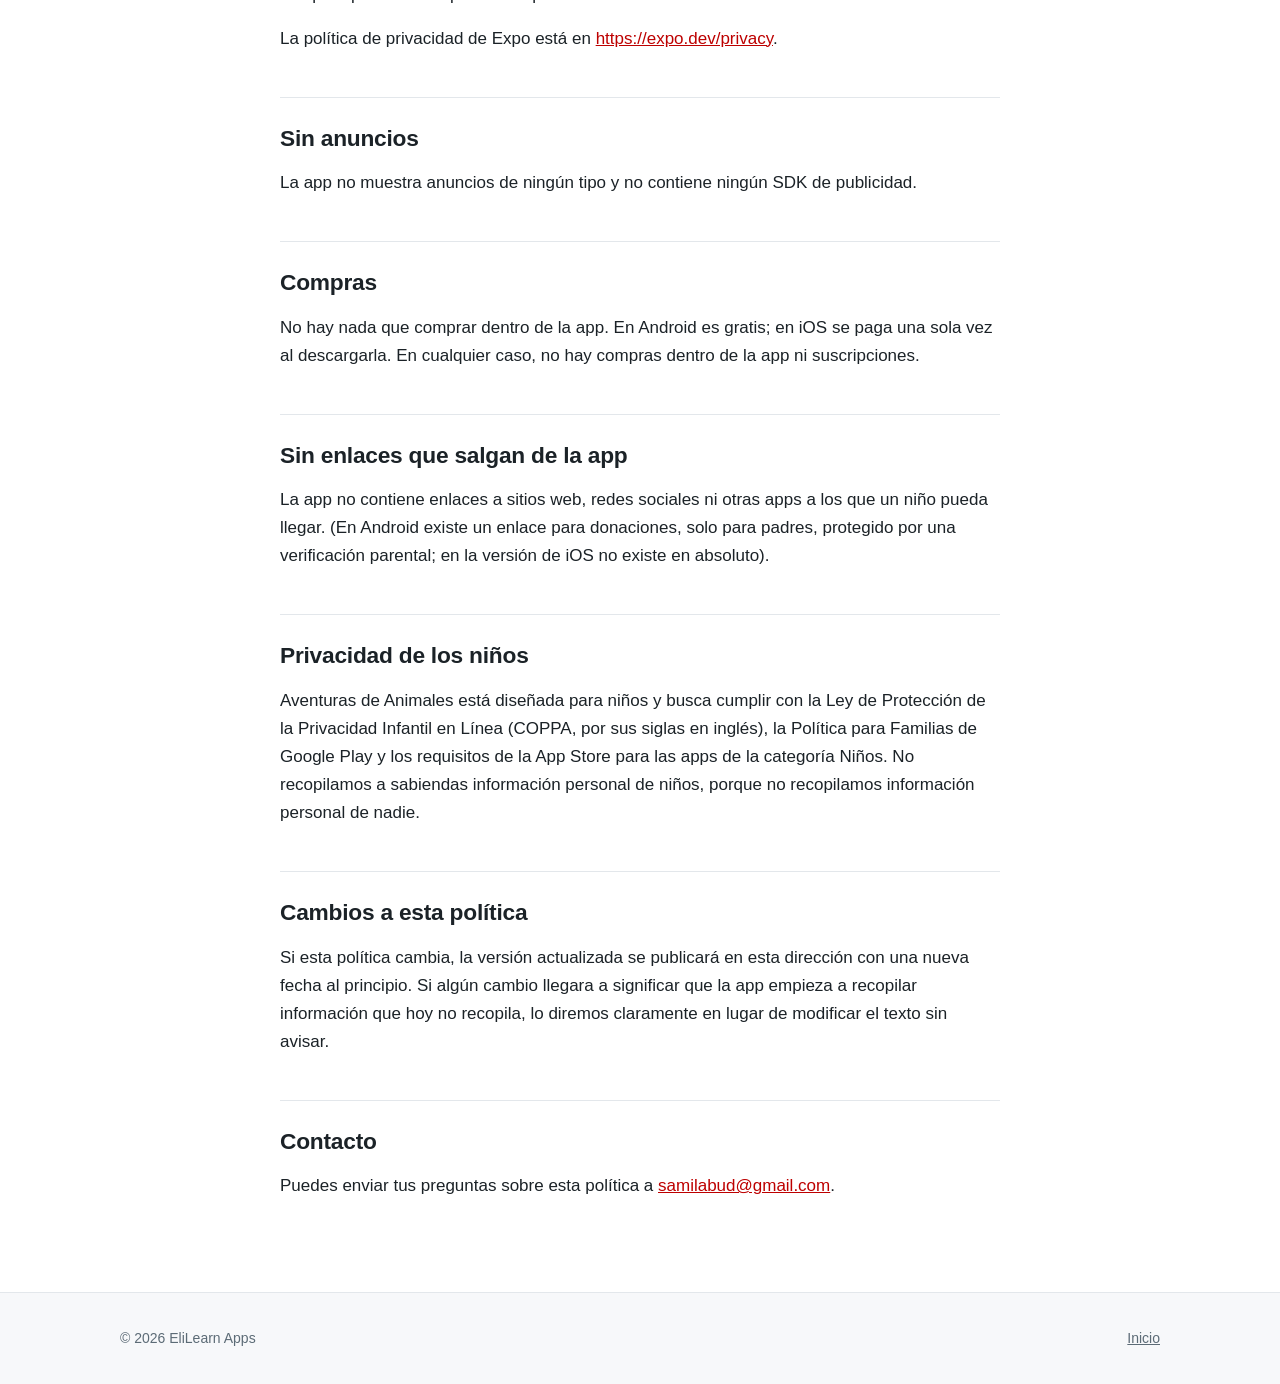
<file: es/privacy-policy/index.html>
<!doctype html>
<html lang="es">
<head>
<meta charset="utf-8">
<meta name="viewport" content="width=device-width, initial-scale=1">
<title>Política de privacidad — Aventuras de Animales — EliLearn Apps</title>
<meta name="description" content="Política de privacidad de Aventuras de Animales, una app de aprendizaje para niños pequeños de EliLearn Apps.">
<link rel="canonical" href="https://elilearnapps.com/es/privacy-policy/">
<link rel="alternate" hreflang="en" href="https://elilearnapps.com/privacy-policy/">
<link rel="alternate" hreflang="es" href="https://elilearnapps.com/es/privacy-policy/">
<meta name="theme-color" content="#BD0000">
<link rel="icon" href="/assets/icon.png">
<link rel="stylesheet" href="/assets/styles.css?v=3">
</head>
<body>

<header class="site-header">
  <div class="wrap">
    <a class="brand" href="/es/"><img src="/assets/logo-mark.png" alt="" width="40" height="40"><span class="brand-name">EliLearn <b>Apps</b></span></a>
    <nav class="nav">
      <a href="/es/">Inicio</a>
      <a href="/es/#apps">Apps</a>
      <a href="/es/#contact">Contacto</a>
      <a href="/es/privacy-policy/" class="current">Política de privacidad</a>
    </nav>
  </div>
</header>

<main>
  <div class="page-head">
    <div class="wrap">
      <h1>Política de privacidad — Aventuras de Animales</h1>
      <p class="updated">Última actualización: 23 de octubre de 2026 · <a href="/privacy-policy/" hreflang="en" lang="en">Read in English</a></p>
    </div>
  </div>
  <article class="legal">
<p>Aventuras de Animales es una app de EliLearn Apps para niños pequeños. Esta política explica, en lenguaje sencillo, exactamente qué hace y qué no hace la app con la información.</p>
<h2>No recopilamos información personal</h2>
<p>La app no tiene cuentas, no requiere iniciar sesión, no tiene campos para nombre ni correo electrónico, y no hay forma de escribir texto libre. No pide, no recopila ni transmite ninguna información personal sobre ti o tu hijo o hija.</p>
<p>No recopilamos ni usamos:</p>
<ul><li>Nombres, direcciones de correo electrónico, números de teléfono ni fotografías</li><li>Ubicación</li><li>Contactos, calendario, micrófono ni cámara</li><li>Identificadores de publicidad ni ningún otro identificador persistente del dispositivo con fines publicitarios</li></ul>
<h2>Qué guarda la app y dónde</h2>
<p>La app guarda una pequeña cantidad de información solo en tu dispositivo, para que tu hijo o hija no pierda su avance:</p>
<ul><li>El progreso en los juegos (nivel actual, las cartas del tablero, puntuación)</li><li>Qué animales ha conocido tu hijo o hija, para el Álbum de Animales</li><li>Los ajustes que elijas, como el idioma, el sonido activado o desactivado y el límite de tiempo de juego diario</li><li>Conteos anónimos de la actividad dentro de la app — por ejemplo, cuántas veces se abrió un juego — que se usan para entender qué partes de la app se utilizan</li></ul>
<p>Nada de esto se envía a ningún lugar. Se queda en el almacenamiento privado de la app y se borra cuando se desinstala la app. Los conteos anónimos de actividad no están vinculados a ninguna identidad y nunca salen del dispositivo. La app no contiene analítica de terceros.</p>
<h2>Información que sí sale del dispositivo</h2>
<p>Queremos ser precisos en lugar de generales, así que hay una cosa que vale la pena mencionar.</p>
<p>La app usa el servicio de actualizaciones de Expo para entregar correcciones sin necesidad de una actualización completa en la tienda. Cuando la app se inicia, se conecta con los servidores de Expo (u.expo.dev) para preguntar si hay una versión más reciente disponible. Esa solicitud incluye datos técnicos — la versión de la app, la plataforma y un identificador de instalación generado por Expo. No incluye ninguna información personal sobre ti o tu hijo o hija, y no se usa para publicidad ni para crear perfiles.</p>
<p>La política de privacidad de Expo está en <a href="https://expo.dev/privacy">https://expo.dev/privacy</a>.</p>
<h2>Sin anuncios</h2>
<p>La app no muestra anuncios de ningún tipo y no contiene ningún SDK de publicidad.</p>
<h2>Compras</h2>
<p>No hay nada que comprar dentro de la app. En Android es gratis; en iOS se paga una sola vez al descargarla. En cualquier caso, no hay compras dentro de la app ni suscripciones.</p>
<h2>Sin enlaces que salgan de la app</h2>
<p>La app no contiene enlaces a sitios web, redes sociales ni otras apps a los que un niño pueda llegar. (En Android existe un enlace para donaciones, solo para padres, protegido por una verificación parental; en la versión de iOS no existe en absoluto).</p>
<h2>Privacidad de los niños</h2>
<p>Aventuras de Animales está diseñada para niños y busca cumplir con la Ley de Protección de la Privacidad Infantil en Línea (COPPA, por sus siglas en inglés), la Política para Familias de Google Play y los requisitos de la App Store para las apps de la categoría Niños. No recopilamos a sabiendas información personal de niños, porque no recopilamos información personal de nadie.</p>
<h2>Cambios a esta política</h2>
<p>Si esta política cambia, la versión actualizada se publicará en esta dirección con una nueva fecha al principio. Si algún cambio llegara a significar que la app empieza a recopilar información que hoy no recopila, lo diremos claramente en lugar de modificar el texto sin avisar.</p>
<h2>Contacto</h2>
<p>Puedes enviar tus preguntas sobre esta política a <a href="mailto:samilabud@gmail.com">samilabud@gmail.com</a>.</p>
  </article>
</main>

<footer class="site-footer">
  <div class="wrap">
    <span>&copy; <span id="yr">2026</span> EliLearn Apps</span>
    <span><a href="/es/">Inicio</a></span>
  </div>
</footer>

<script>document.getElementById('yr').textContent = new Date().getFullYear();</script>
</body>
</html>
</file>
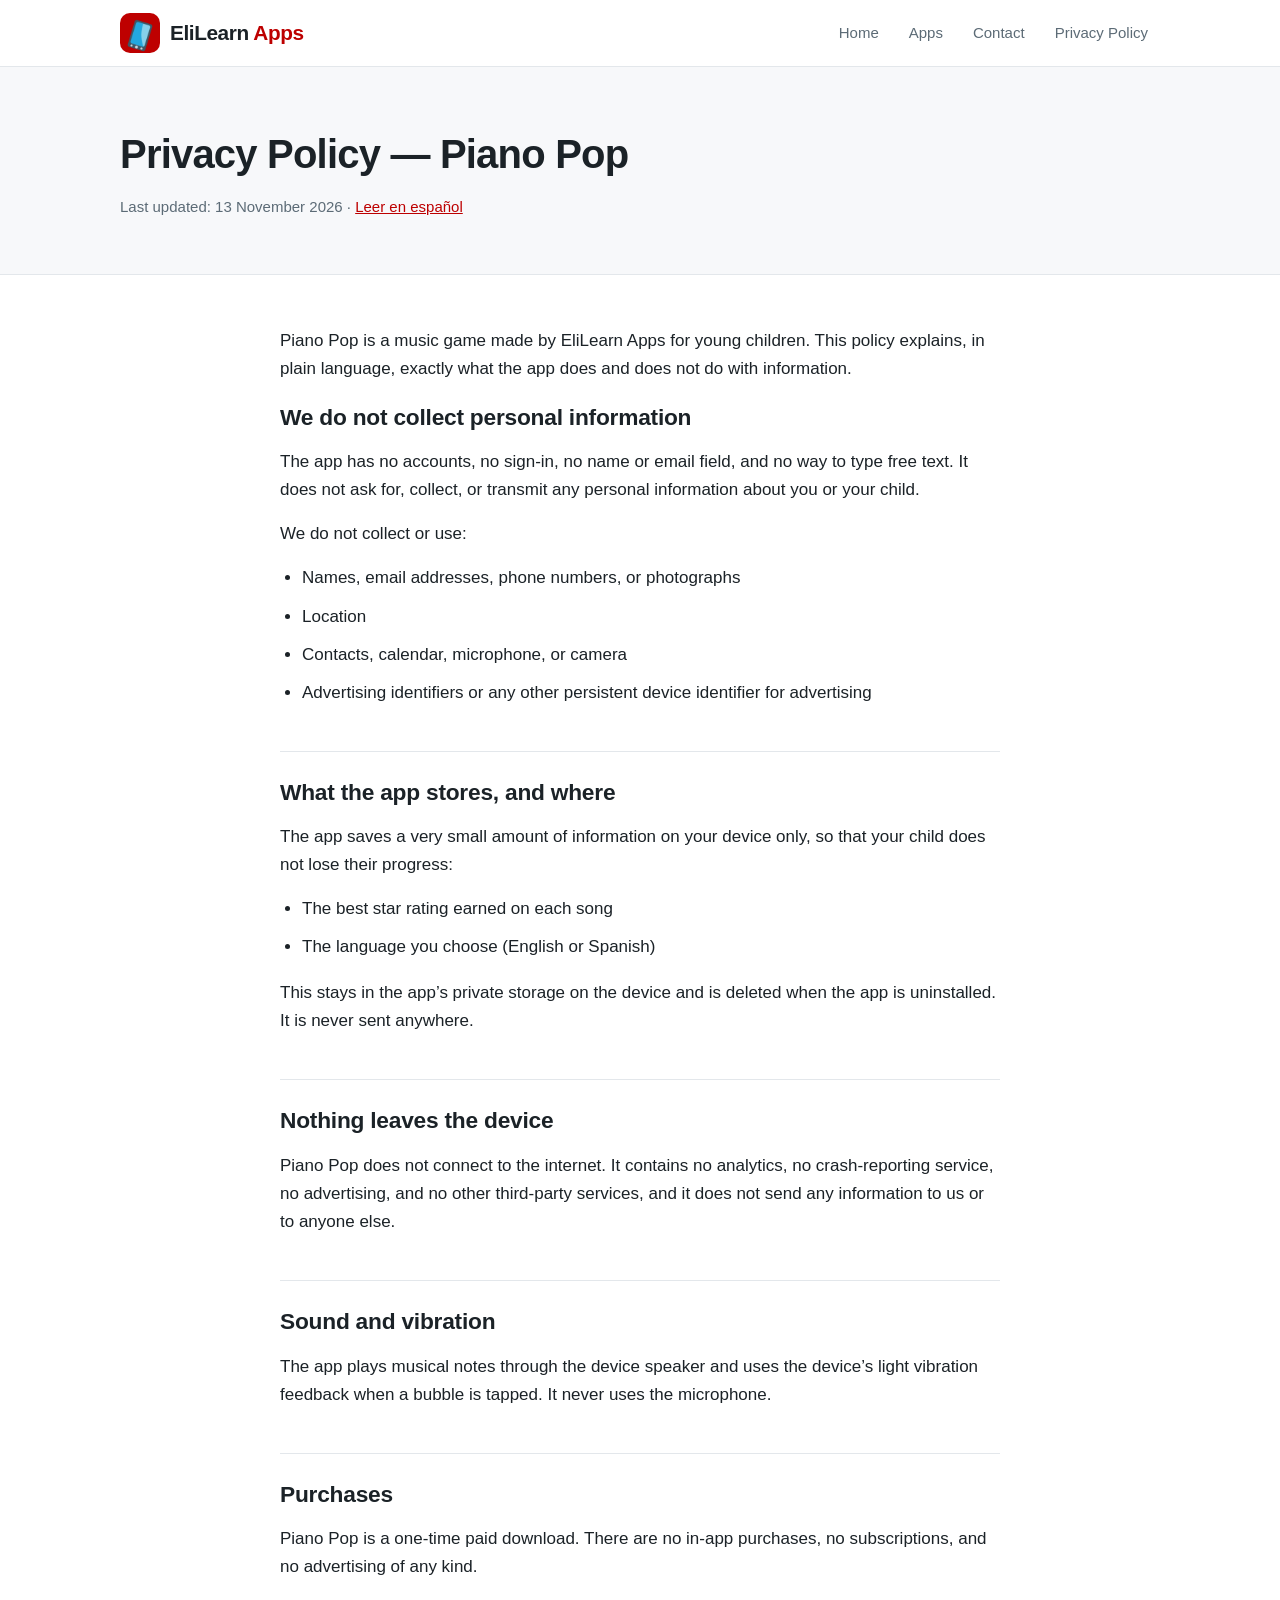
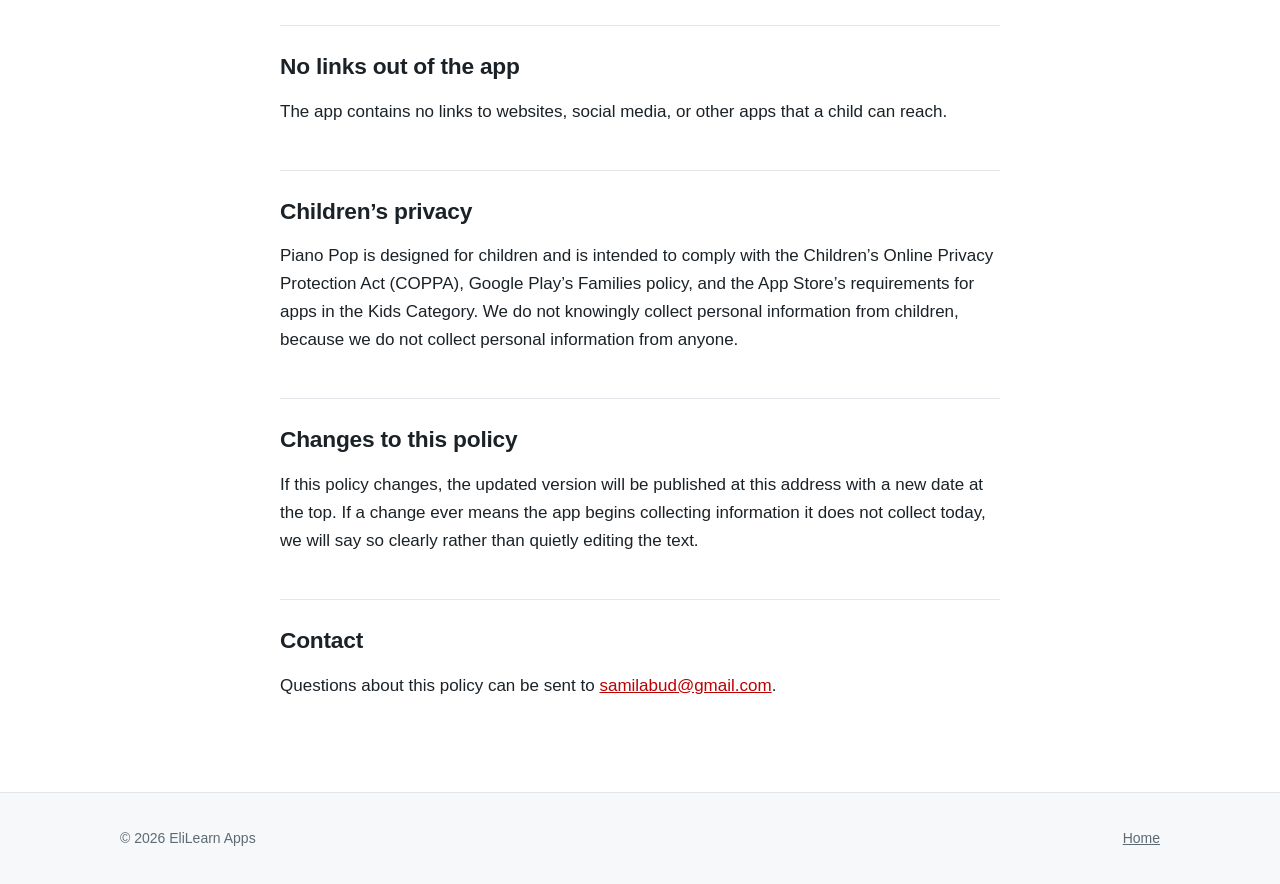
<file: piano-pop/privacy-policy/index.html>
<!doctype html>
<html lang="en">
<head>
<meta charset="utf-8">
<meta name="viewport" content="width=device-width, initial-scale=1">
<title>Privacy Policy — Piano Pop — EliLearn Apps</title>
<meta name="description" content="Privacy Policy for Piano Pop, a music game for young children by EliLearn Apps.">
<link rel="canonical" href="https://elilearnapps.com/piano-pop/privacy-policy/">
<link rel="alternate" hreflang="en" href="https://elilearnapps.com/piano-pop/privacy-policy/">
<link rel="alternate" hreflang="es" href="https://elilearnapps.com/es/piano-pop/privacy-policy/">
<meta name="theme-color" content="#BD0000">
<link rel="icon" href="/assets/icon.png">
<link rel="stylesheet" href="/assets/styles.css?v=3">
</head>
<body>

<header class="site-header">
  <div class="wrap">
    <a class="brand" href="/"><img src="/assets/logo-mark.png" alt="" width="40" height="40"><span class="brand-name">EliLearn <b>Apps</b></span></a>
    <nav class="nav">
      <a href="/">Home</a>
      <a href="/#apps">Apps</a>
      <a href="/#contact">Contact</a>
      <a href="/privacy-policy/">Privacy Policy</a>
    </nav>
  </div>
</header>

<main>
  <div class="page-head">
    <div class="wrap">
      <h1>Privacy Policy — Piano Pop</h1>
      <p class="updated">Last updated: 13 November 2026 · <a href="/es/piano-pop/privacy-policy/" hreflang="es" lang="es">Leer en español</a></p>
    </div>
  </div>
  <article class="legal">
<p>Piano Pop is a music game made by EliLearn Apps for young children. This policy explains, in plain language, exactly what the app does and does not do with information.</p>
<h2>We do not collect personal information</h2>
<p>The app has no accounts, no sign-in, no name or email field, and no way to type free text. It does not ask for, collect, or transmit any personal information about you or your child.</p>
<p>We do not collect or use:</p>
<ul><li>Names, email addresses, phone numbers, or photographs</li><li>Location</li><li>Contacts, calendar, microphone, or camera</li><li>Advertising identifiers or any other persistent device identifier for advertising</li></ul>
<h2>What the app stores, and where</h2>
<p>The app saves a very small amount of information on your device only, so that your child does not lose their progress:</p>
<ul><li>The best star rating earned on each song</li><li>The language you choose (English or Spanish)</li></ul>
<p>This stays in the app’s private storage on the device and is deleted when the app is uninstalled. It is never sent anywhere.</p>
<h2>Nothing leaves the device</h2>
<p>Piano Pop does not connect to the internet. It contains no analytics, no crash-reporting service, no advertising, and no other third-party services, and it does not send any information to us or to anyone else.</p>
<h2>Sound and vibration</h2>
<p>The app plays musical notes through the device speaker and uses the device’s light vibration feedback when a bubble is tapped. It never uses the microphone.</p>
<h2>Purchases</h2>
<p>Piano Pop is a one-time paid download. There are no in-app purchases, no subscriptions, and no advertising of any kind.</p>
<h2>No links out of the app</h2>
<p>The app contains no links to websites, social media, or other apps that a child can reach.</p>
<h2>Children’s privacy</h2>
<p>Piano Pop is designed for children and is intended to comply with the Children’s Online Privacy Protection Act (COPPA), Google Play’s Families policy, and the App Store’s requirements for apps in the Kids Category. We do not knowingly collect personal information from children, because we do not collect personal information from anyone.</p>
<h2>Changes to this policy</h2>
<p>If this policy changes, the updated version will be published at this address with a new date at the top. If a change ever means the app begins collecting information it does not collect today, we will say so clearly rather than quietly editing the text.</p>
<h2>Contact</h2>
<p>Questions about this policy can be sent to <a href="mailto:samilabud@gmail.com">samilabud@gmail.com</a>.</p>
  </article>
</main>

<footer class="site-footer">
  <div class="wrap">
    <span>&copy; <span id="yr">2026</span> EliLearn Apps</span>
    <span><a href="/">Home</a></span>
  </div>
</footer>

<script>document.getElementById('yr').textContent = new Date().getFullYear();</script>
</body>
</html>
</file>
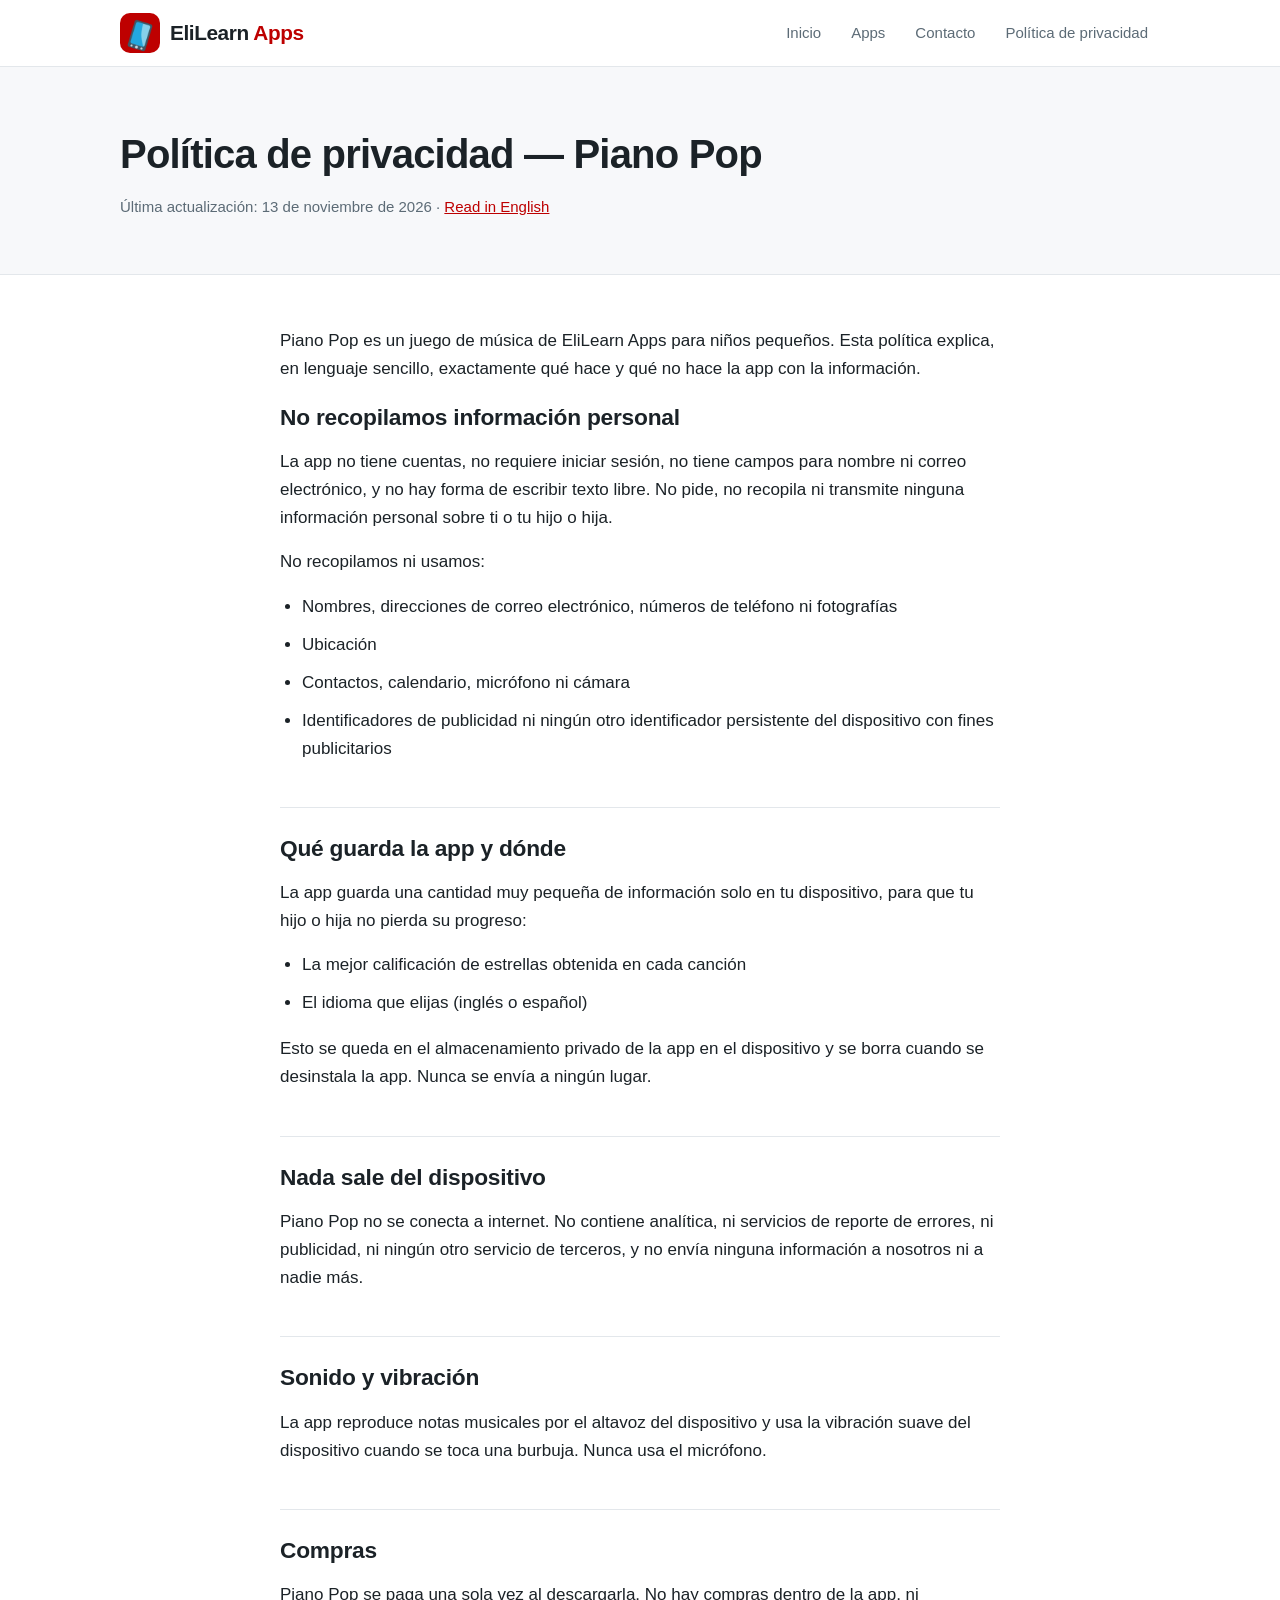
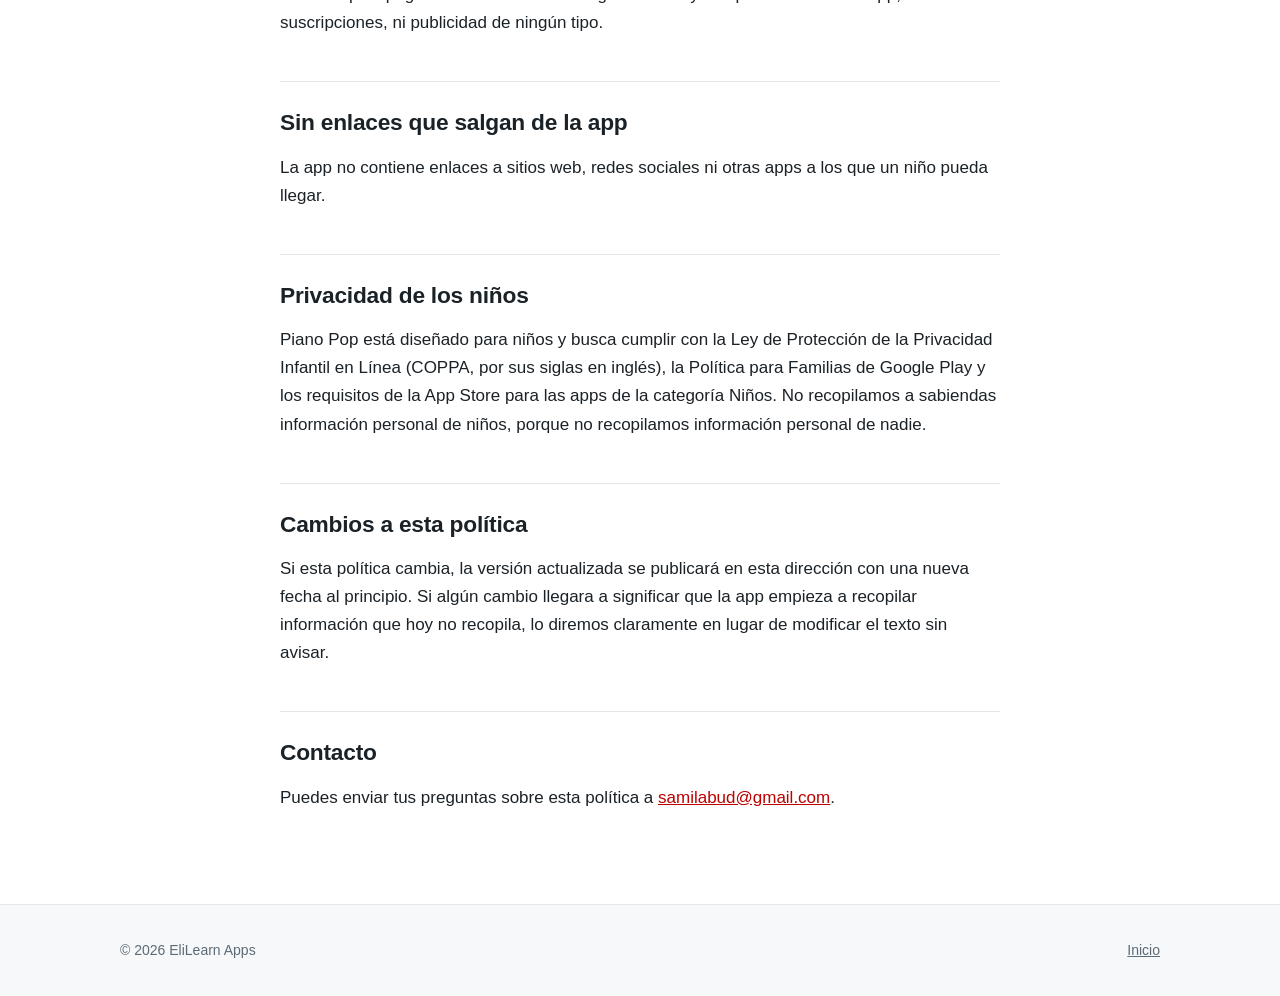
<file: es/piano-pop/privacy-policy/index.html>
<!doctype html>
<html lang="es">
<head>
<meta charset="utf-8">
<meta name="viewport" content="width=device-width, initial-scale=1">
<title>Política de privacidad — Piano Pop — EliLearn Apps</title>
<meta name="description" content="Política de privacidad de Piano Pop, un juego de música para niños pequeños de EliLearn Apps.">
<link rel="canonical" href="https://elilearnapps.com/es/piano-pop/privacy-policy/">
<link rel="alternate" hreflang="en" href="https://elilearnapps.com/piano-pop/privacy-policy/">
<link rel="alternate" hreflang="es" href="https://elilearnapps.com/es/piano-pop/privacy-policy/">
<meta name="theme-color" content="#BD0000">
<link rel="icon" href="/assets/icon.png">
<link rel="stylesheet" href="/assets/styles.css?v=3">
</head>
<body>

<header class="site-header">
  <div class="wrap">
    <a class="brand" href="/es/"><img src="/assets/logo-mark.png" alt="" width="40" height="40"><span class="brand-name">EliLearn <b>Apps</b></span></a>
    <nav class="nav">
      <a href="/es/">Inicio</a>
      <a href="/es/#apps">Apps</a>
      <a href="/es/#contact">Contacto</a>
      <a href="/es/privacy-policy/">Política de privacidad</a>
    </nav>
  </div>
</header>

<main>
  <div class="page-head">
    <div class="wrap">
      <h1>Política de privacidad — Piano Pop</h1>
      <p class="updated">Última actualización: 13 de noviembre de 2026 · <a href="/piano-pop/privacy-policy/" hreflang="en" lang="en">Read in English</a></p>
    </div>
  </div>
  <article class="legal">
<p>Piano Pop es un juego de música de EliLearn Apps para niños pequeños. Esta política explica, en lenguaje sencillo, exactamente qué hace y qué no hace la app con la información.</p>
<h2>No recopilamos información personal</h2>
<p>La app no tiene cuentas, no requiere iniciar sesión, no tiene campos para nombre ni correo electrónico, y no hay forma de escribir texto libre. No pide, no recopila ni transmite ninguna información personal sobre ti o tu hijo o hija.</p>
<p>No recopilamos ni usamos:</p>
<ul><li>Nombres, direcciones de correo electrónico, números de teléfono ni fotografías</li><li>Ubicación</li><li>Contactos, calendario, micrófono ni cámara</li><li>Identificadores de publicidad ni ningún otro identificador persistente del dispositivo con fines publicitarios</li></ul>
<h2>Qué guarda la app y dónde</h2>
<p>La app guarda una cantidad muy pequeña de información solo en tu dispositivo, para que tu hijo o hija no pierda su progreso:</p>
<ul><li>La mejor calificación de estrellas obtenida en cada canción</li><li>El idioma que elijas (inglés o español)</li></ul>
<p>Esto se queda en el almacenamiento privado de la app en el dispositivo y se borra cuando se desinstala la app. Nunca se envía a ningún lugar.</p>
<h2>Nada sale del dispositivo</h2>
<p>Piano Pop no se conecta a internet. No contiene analítica, ni servicios de reporte de errores, ni publicidad, ni ningún otro servicio de terceros, y no envía ninguna información a nosotros ni a nadie más.</p>
<h2>Sonido y vibración</h2>
<p>La app reproduce notas musicales por el altavoz del dispositivo y usa la vibración suave del dispositivo cuando se toca una burbuja. Nunca usa el micrófono.</p>
<h2>Compras</h2>
<p>Piano Pop se paga una sola vez al descargarla. No hay compras dentro de la app, ni suscripciones, ni publicidad de ningún tipo.</p>
<h2>Sin enlaces que salgan de la app</h2>
<p>La app no contiene enlaces a sitios web, redes sociales ni otras apps a los que un niño pueda llegar.</p>
<h2>Privacidad de los niños</h2>
<p>Piano Pop está diseñado para niños y busca cumplir con la Ley de Protección de la Privacidad Infantil en Línea (COPPA, por sus siglas en inglés), la Política para Familias de Google Play y los requisitos de la App Store para las apps de la categoría Niños. No recopilamos a sabiendas información personal de niños, porque no recopilamos información personal de nadie.</p>
<h2>Cambios a esta política</h2>
<p>Si esta política cambia, la versión actualizada se publicará en esta dirección con una nueva fecha al principio. Si algún cambio llegara a significar que la app empieza a recopilar información que hoy no recopila, lo diremos claramente en lugar de modificar el texto sin avisar.</p>
<h2>Contacto</h2>
<p>Puedes enviar tus preguntas sobre esta política a <a href="mailto:samilabud@gmail.com">samilabud@gmail.com</a>.</p>
  </article>
</main>

<footer class="site-footer">
  <div class="wrap">
    <span>&copy; <span id="yr">2026</span> EliLearn Apps</span>
    <span><a href="/es/">Inicio</a></span>
  </div>
</footer>

<script>document.getElementById('yr').textContent = new Date().getFullYear();</script>
</body>
</html>
</file>
<file: assets/styles.css>
/* EliLearn Apps - brand palette sampled from the original logo */
:root {
  --red: #BD0000;
  --red-dark: #8E0000;
  --red-soft: #FCEBEB;
  --link: #BD0000;
  --blue: #28A6DE;
  --orange: #F19537;
  --slate: #455865;

  --bg: #FFFFFF;
  --bg-alt: #F7F8FA;
  --card: #FFFFFF;
  --text: #1B2227;
  --text-muted: #5C6B76;
  --border: #E3E7EB;
  --shadow: 0 1px 2px rgba(27,34,39,.06), 0 8px 24px rgba(27,34,39,.06);
  --radius: 14px;
  --maxw: 1080px;
}

@media (prefers-color-scheme: dark) {
  :root:not([data-theme="light"]) {
    --bg: #14181B;
    --bg-alt: #1B2024;
    --card: #1E2429;
    --text: #ECF0F3;
    --text-muted: #A3B0BA;
    --border: #2C343A;
    --red-soft: #2A1618;
    --link: #FF7A70;
    --shadow: 0 1px 2px rgba(0,0,0,.4), 0 8px 24px rgba(0,0,0,.35);
  }
}
:root[data-theme="dark"] {
  --bg: #14181B;
  --bg-alt: #1B2024;
  --card: #1E2429;
  --text: #ECF0F3;
  --text-muted: #A3B0BA;
  --border: #2C343A;
  --red-soft: #2A1618;
  --link: #FF7A70;
  --shadow: 0 1px 2px rgba(0,0,0,.4), 0 8px 24px rgba(0,0,0,.35);
}

* { box-sizing: border-box; }
html { scroll-behavior: smooth; }
body {
  margin: 0;
  background: var(--bg);
  color: var(--text);
  font: 400 17px/1.65 -apple-system, BlinkMacSystemFont, "Segoe UI", Roboto,
        "Helvetica Neue", Arial, sans-serif;
  -webkit-font-smoothing: antialiased;
}
img { max-width: 100%; display: block; }
a { color: var(--link); }

.wrap { max-width: var(--maxw); margin: 0 auto; padding: 0 20px; }

/* ---------- header ---------- */
.site-header {
  position: sticky; top: 0; z-index: 50;
  background: color-mix(in srgb, var(--bg) 88%, transparent);
  backdrop-filter: saturate(180%) blur(12px);
  border-bottom: 1px solid var(--border);
}
.site-header .wrap {
  display: flex; align-items: center; justify-content: space-between;
  gap: 16px; min-height: 66px;
}
.brand { display: inline-flex; align-items: center; gap: 10px; text-decoration: none; }
.brand img { height: 40px; width: 40px; border-radius: 10px; }
.brand-name { font-size: 1.3rem; font-weight: 800; letter-spacing: -.02em; color: var(--text); }
.brand-name b { color: var(--red); font-weight: 800; }
.nav { display: flex; gap: 6px; flex-wrap: wrap; }
.nav a {
  color: var(--text-muted); text-decoration: none; font-size: 15px; font-weight: 500;
  padding: 8px 12px; border-radius: 8px;
}
.nav a:hover { color: var(--text); background: var(--bg-alt); }
.nav a.current { color: var(--link); background: var(--red-soft); }

/* ---------- hero ---------- */
.hero {
  background: linear-gradient(160deg, var(--red) 0%, var(--red-dark) 100%);
  color: #fff; padding: 84px 0 92px; text-align: center;
}
.hero h1 {
  margin: 0 auto 18px; max-width: 16ch;
  font-size: clamp(2rem, 5.2vw, 3.4rem); line-height: 1.12;
  font-weight: 800; letter-spacing: -.02em;
}
.hero p {
  margin: 0 auto; max-width: 62ch; font-size: clamp(1rem, 2vw, 1.15rem);
  color: rgba(255,255,255,.92);
}
.hero .cta { margin-top: 30px; display: flex; gap: 12px; justify-content: center; flex-wrap: wrap; }
.btn {
  display: inline-block; padding: 13px 26px; border-radius: 999px;
  font-weight: 600; font-size: 16px; text-decoration: none; border: 2px solid transparent;
  transition: transform .15s ease, box-shadow .15s ease;
}
.btn:hover { transform: translateY(-1px); }
.btn-solid { background: #fff; color: var(--red); box-shadow: 0 6px 20px rgba(0,0,0,.18); }
.btn-ghost { border-color: rgba(255,255,255,.55); color: #fff; }
.btn-ghost:hover { background: rgba(255,255,255,.12); }

/* ---------- sections ---------- */
section { padding: 72px 0; }
section.alt { background: var(--bg-alt); }
.section-head { text-align: center; margin-bottom: 44px; }
.section-head h2 {
  margin: 0 0 10px; font-size: clamp(1.5rem, 3.4vw, 2.1rem);
  font-weight: 750; letter-spacing: -.015em;
}
.section-head p { margin: 0 auto; max-width: 58ch; color: var(--text-muted); }

/* ---------- app cards ---------- */
.grid { display: grid; gap: 24px; grid-template-columns: repeat(auto-fit, minmax(260px, 1fr)); }
.card {
  background: var(--card); border: 1px solid var(--border); border-radius: var(--radius);
  box-shadow: var(--shadow); overflow: hidden; display: flex; flex-direction: column;
}
.card-media {
  position: relative; background: var(--bg-alt); border-bottom: 1px solid var(--border);
  height: 210px; flex: 0 0 auto; overflow: hidden;
}
.card-media img {
  position: absolute; inset: 0; width: 100%; height: 100%;
  object-fit: contain; padding: 20px; border-radius: 10px;
}
.card-body { padding: 20px 22px 24px; flex: 1; display: flex; flex-direction: column; align-items: flex-start; }
.card-body h3 { margin: 0 0 8px; font-size: 1.15rem; font-weight: 700; }
.card-body p { margin: 0 0 16px; color: var(--text-muted); font-size: 15px; }
.card-body .btn { padding: 9px 18px; font-size: 14px; background: var(--red); color: #fff; }
.btn-row { margin-top: auto; display: flex; flex-wrap: wrap; gap: 8px; }
.btn .ico { width: 1.1em; height: 1.1em; vertical-align: -.2em; margin-right: 8px; fill: currentColor; }

/* ---------- team ---------- */
.team {
  display: grid; gap: 34px; align-items: center;
  grid-template-columns: 220px 1fr; max-width: 820px; margin: 0 auto;
}
.team img {
  width: 220px; height: 220px; object-fit: cover; object-position: center 20%;
  border-radius: 50%; border: 5px solid var(--card); box-shadow: var(--shadow);
}
.team h3 { margin: 0 0 4px; font-size: 1.3rem; }
.team .role { margin: 0 0 14px; color: var(--link); font-weight: 600; font-size: 15px; }
.team p { margin: 0; color: var(--text-muted); }
@media (max-width: 660px) {
  .team { grid-template-columns: 1fr; justify-items: center; text-align: center; }
}

/* ---------- contact ---------- */
.contact-grid { display: grid; gap: 18px; grid-template-columns: repeat(auto-fit, minmax(230px, 1fr)); }
.contact-item {
  background: var(--card); border: 1px solid var(--border); border-radius: var(--radius);
  padding: 26px 22px; text-align: center; box-shadow: var(--shadow);
}
.contact-item .ic { font-size: 26px; line-height: 1; margin-bottom: 12px; }
.contact-item .lbl {
  font-size: 12px; text-transform: uppercase; letter-spacing: .09em;
  color: var(--text-muted); font-weight: 700; margin-bottom: 6px;
}
.contact-item a { color: var(--text); text-decoration: none; font-weight: 600; word-break: break-word; }
.contact-item a:hover { color: var(--link); text-decoration: underline; }
.contact-item span.static { font-weight: 600; }

/* ---------- footer ---------- */
.site-footer {
  border-top: 1px solid var(--border); background: var(--bg-alt);
  padding: 34px 0; color: var(--text-muted); font-size: 14px;
}
.site-footer .wrap {
  display: flex; gap: 14px; justify-content: space-between;
  align-items: center; flex-wrap: wrap;
}
.site-footer a { color: var(--text-muted); }

/* ---------- legal / policy page ---------- */
.page-head { background: var(--bg-alt); border-bottom: 1px solid var(--border); padding: 54px 0; }
.page-head h1 { margin: 0 0 8px; font-size: clamp(1.8rem, 4vw, 2.5rem); letter-spacing: -.02em; }
.page-head .updated { margin: 0; color: var(--text-muted); font-size: 15px; }
.legal { max-width: 760px; margin: 0 auto; padding: 52px 20px 76px; }
.legal h2 {
  margin: 44px 0 12px; padding-top: 22px; border-top: 1px solid var(--border);
  font-size: 1.42rem; letter-spacing: -.01em;
}
.legal h2:first-of-type { border-top: 0; padding-top: 0; margin-top: 0; }
.legal h3 { margin: 30px 0 10px; font-size: 1.13rem; }
.legal h4 { margin: 22px 0 8px; font-size: 1rem; color: var(--text-muted);
  text-transform: uppercase; letter-spacing: .06em; }
.legal p { margin: 0 0 16px; }
.legal ul { margin: 0 0 18px; padding-left: 22px; }
.legal li { margin-bottom: 10px; }
.legal a { word-break: break-word; }
</file>
